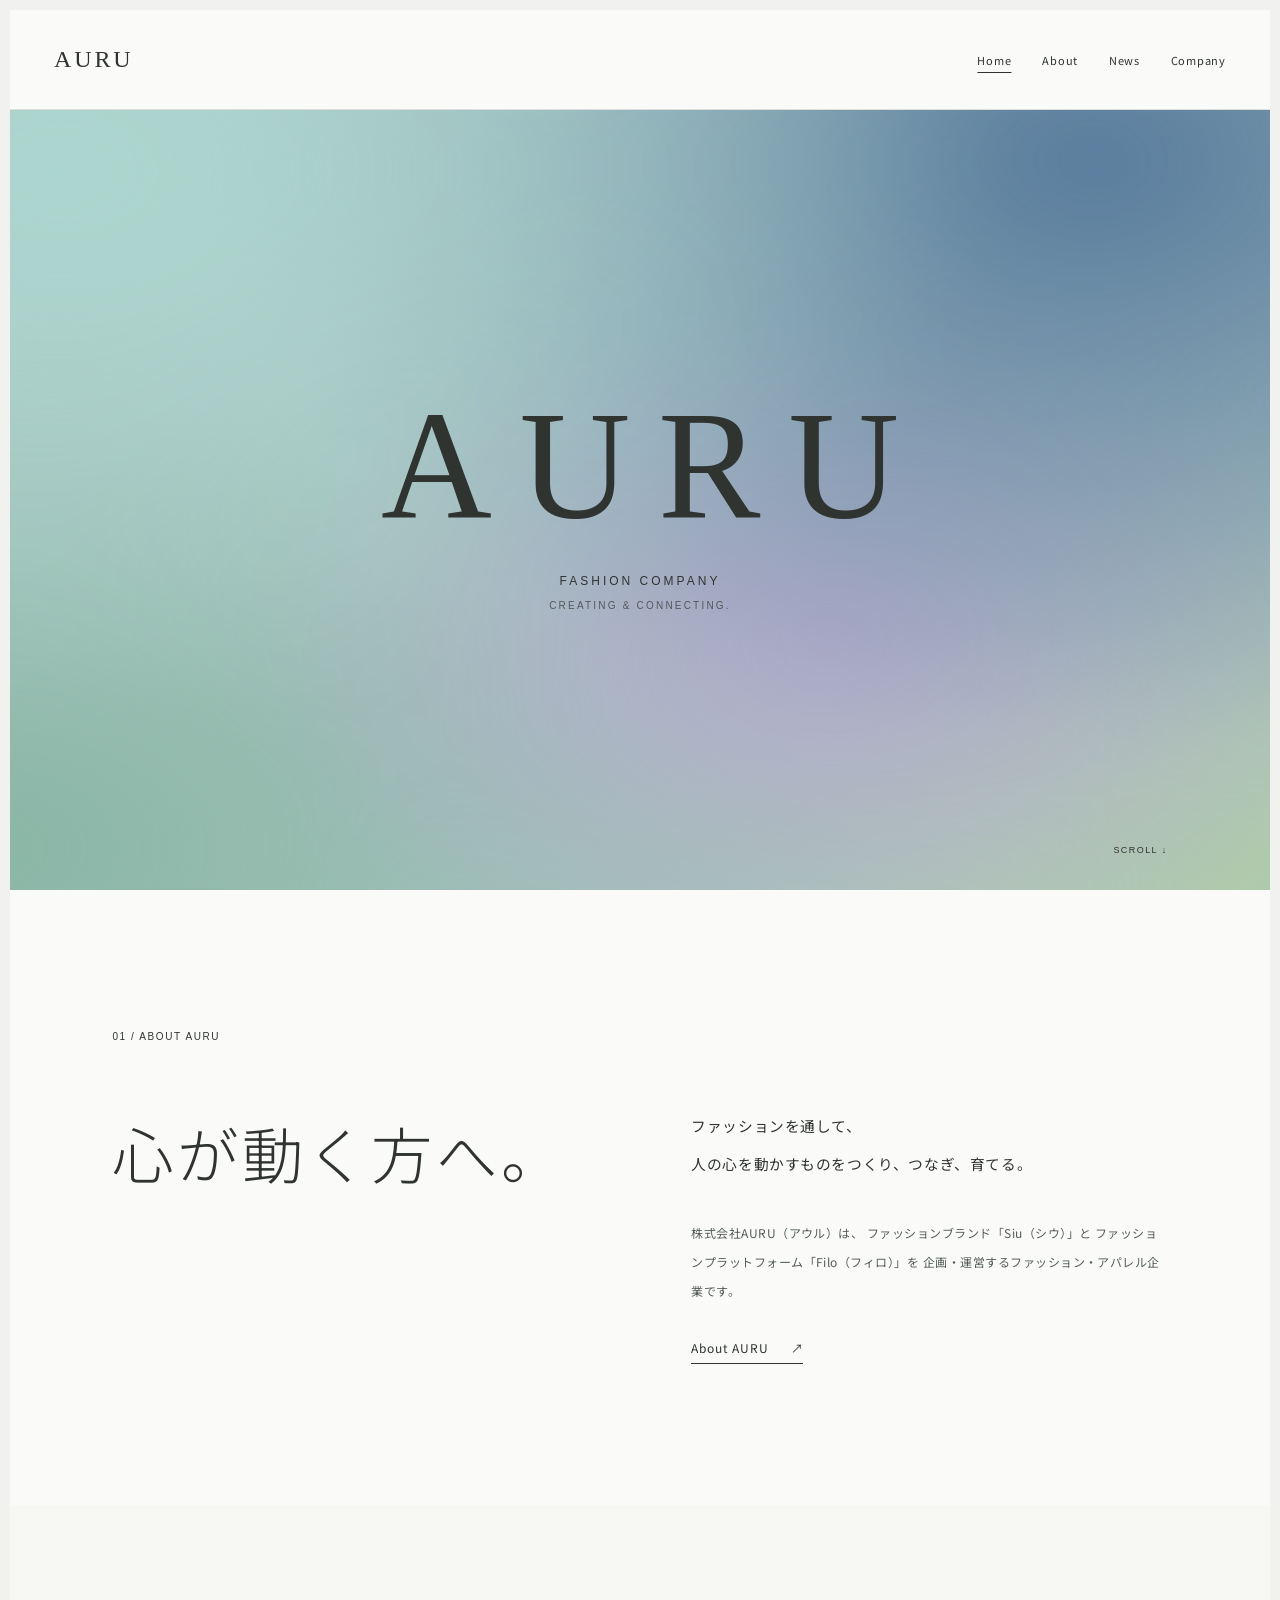
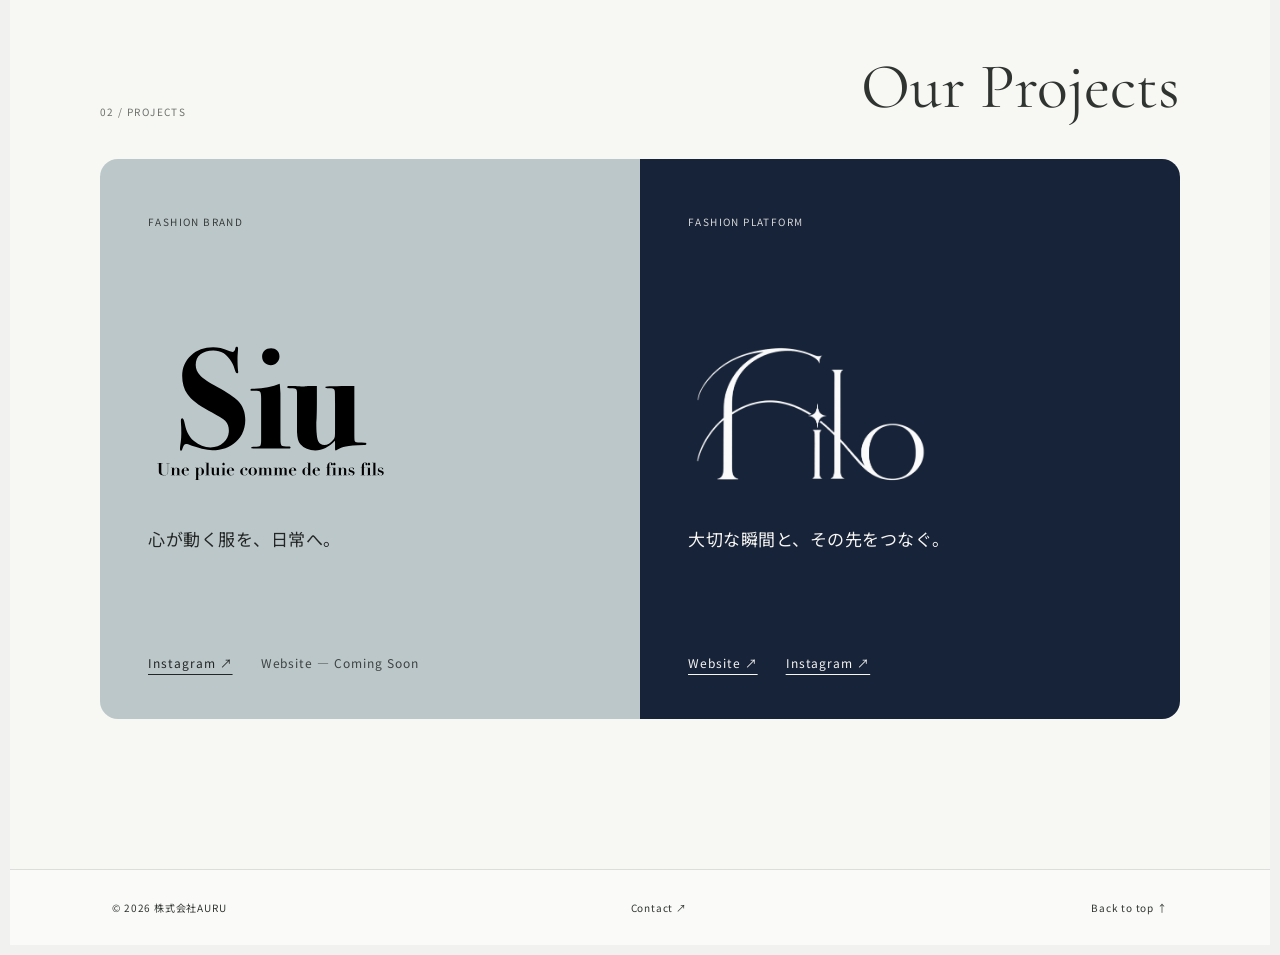
<file: index.html>
<!doctype html>
<html lang="ja">
<head>
  <meta charset="utf-8">
  <meta name="viewport" content="width=device-width, initial-scale=1">
  <meta name="theme-color" content="#fafbf9">
  <meta name="description" content="株式会社AURU（アウル）は、ブランド事業・アパレルIT事業を展開するファッション企業です。ファッションブランドSiu（シウ）、ファッションプラットフォームFilo（フィロ）の企画・運営・開発を行っています。">
  <title>株式会社AURU（アウル）｜Siu（シウ）・Filo（フィロ）を手がけるファッション企業</title>
  <link rel="canonical" href="https://auru.co.jp/">
  <link rel="icon" type="image/png" href="./assets/images/favicon.png">
  <link rel="stylesheet" href="./assets/css/common.css">
  <link rel="stylesheet" href="./assets/css/home.css">
  <script type="application/ld+json">
  {
    "@context": "https://schema.org",
    "@graph": [
      {
        "@type": "Organization",
        "@id": "https://auru.co.jp/#organization",
        "name": "株式会社AURU",
        "alternateName": ["AURU", "アウル", "AURU Inc."],
        "url": "https://auru.co.jp/",
        "foundingDate": "2026-10-01",
        "email": "info@auru.co.jp"
      },
      {
        "@type": "WebSite",
        "@id": "https://auru.co.jp/#website",
        "url": "https://auru.co.jp/",
        "name": "株式会社AURU",
        "publisher": { "@id": "https://auru.co.jp/#organization" }
      }
    ]
  }
  </script>
</head>
<body>
  <div class="site">
    <!-- 全ページ共通のナビゲーション -->
    <header class="site-header">
      <a class="brand" href="./" aria-label="AURU トップページ">AURU</a>
      <nav class="site-nav" aria-label="メインメニュー">
        <a href="./" aria-current="page">Home</a>
        <a href="./about/">About</a>
        <a href="./news/">News</a>
        <a href="./company/">Company</a>
      </nav>
    </header>

    <main>
      <!-- 01 / HERO：既存のオーロラ背景とロゴを継承 -->
      <section class="home-hero" aria-labelledby="home-title">
        <div class="home-hero__inner">
          <h1 id="home-title">AURU</h1>
          <p class="home-hero__category">FASHION COMPANY</p>
          <p class="home-hero__tagline">CREATING &amp; CONNECTING.</p>
        </div>
        <span class="home-hero__scroll" aria-hidden="true">SCROLL ↓</span>
      </section>

      <!-- 02 / ABOUT：短い紹介にとどめ、詳しい理念はABOUTへ -->
      <section class="home-section home-about" aria-labelledby="home-about-title">
        <div class="home-section__meta">01 / ABOUT AURU</div>
        <div class="home-about__grid">
          <h2 id="home-about-title">心が動く方へ。</h2>
          <div class="home-about__detail">
            <p>ファッションを通して、<br>人の心を動かすものをつくり、つなぎ、育てる。</p>
            <p class="home-about__company">
              株式会社AURU（アウル）は、
              ファッションブランド「Siu（シウ）」と
              ファッションプラットフォーム「Filo（フィロ）」を
              企画・運営するファッション・アパレル企業です。
            </p>
            <a class="home-text-link" href="./about/">About AURU <span aria-hidden="true">↗</span></a>
          </div>
        </div>
      </section>

      <!-- 03 / PROJECTS：事業の詳細説明ではなく、入口として見せる -->
      <section class="home-projects" id="projects">
        <div class="home-projects__head">
          <span class="home-projects__label">02 / Projects</span>
          <h2 class="home-projects__title">Our Projects</h2>
        </div>

        <div class="project-split">

          <!-- Siu -->
          <article class="project-panel project-panel--siu">
            <div class="project-panel__inner">
              <div class="project-panel__top">
                <span class="project-panel__eyebrow">Fashion Brand</span>
              </div>

              <div class="project-panel__main">
                <div class="project-logo-slot">
                  <img
                    src="./assets/images/Siu_logo_aligned.svg"
                    alt="Siu"
                    class="project-panel__logo project-panel__logo--siu"
                  >
                </div>

                <p class="project-panel__description">
                  心が動く服を、日常へ。
                </p>
              </div>

              <div class="project-panel__links">
                <a
                  href="https://www.instagram.com/siuatelier_/"
                  target="_blank"
                  rel="noopener noreferrer"
                  class="project-panel__link"
                >Instagram ↗</a>

                <span class="project-panel__soon">Website — Coming Soon</span>
              </div>
            </div>
          </article>

          <!-- Filo -->
          <article class="project-panel project-panel--filo">
            <div class="project-panel__inner">

              <div class="project-panel__top">
                <span class="project-panel__eyebrow">
                  Fashion Platform
                </span>
              </div>

              <div class="project-panel__main">
                <div class="project-logo-slot">
                  <img
                    src="./assets/images/Filo_logo_aligned.png"
                    alt="Filo"
                    class="project-panel__logo project-panel__logo--filo"
                  >
                </div>

                <p class="project-panel__description">
                  大切な瞬間と、その先をつなぐ。
                </p>
              </div>

              <div class="project-panel__links">
                <a
                  href="https://filo.auru.co.jp/"
                  class="project-panel__link"
                >Website ↗</a>

                <a
                  href="https://www.instagram.com/filo.offical/"
                  target="_blank"
                  rel="noopener noreferrer"
                  class="project-panel__link"
                >Instagram ↗</a>
              </div>

            </div>
          </article>


        </div>
      </section>
    </main>

    <footer class="site-footer home-footer">
      <span>© 2026 株式会社AURU</span>
      <a href="mailto:info@auru.co.jp">Contact ↗</a>
      <a href="#home-title">Back to top ↑</a>
    </footer>
  </div>
</body>
</html>
</file>
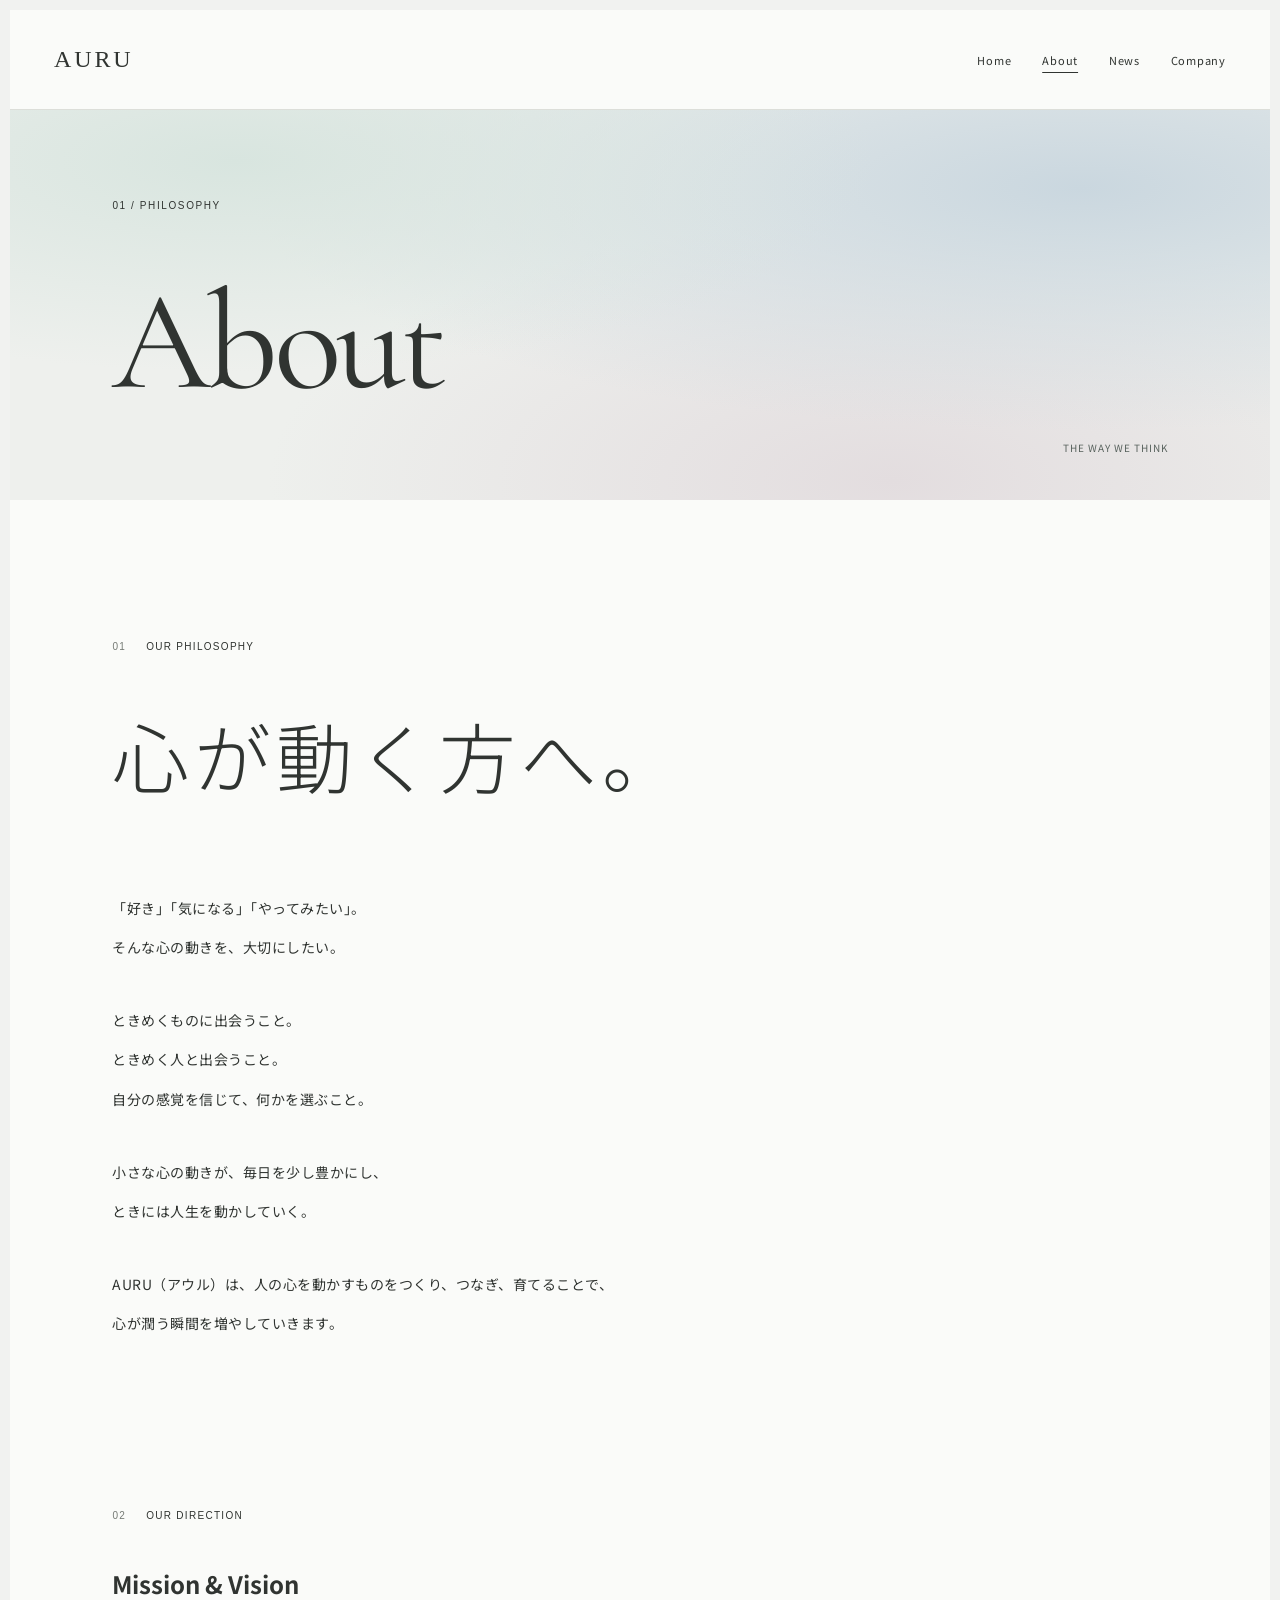
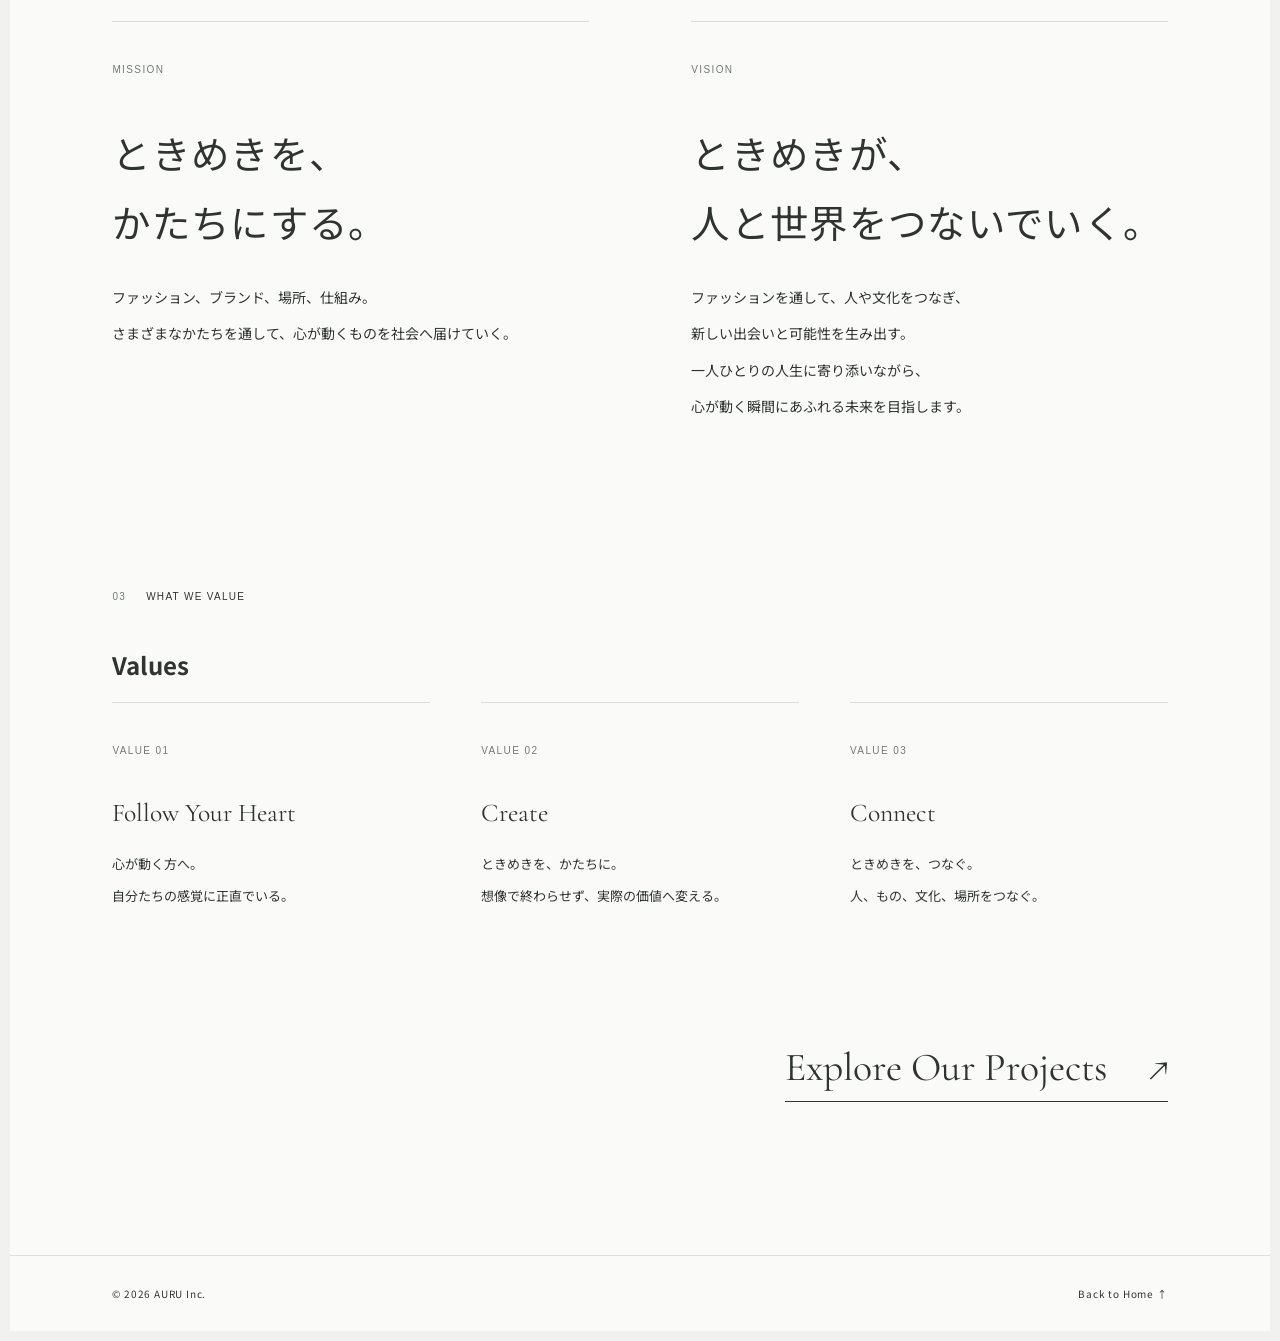
<file: about/index.html>
<!doctype html>
<html lang="ja">
<head>
  <meta charset="utf-8">
  <meta name="viewport" content="width=device-width, initial-scale=1">
  <meta name="theme-color" content="#fafbf9">
  <meta name="description" content="株式会社AURU（アウル）の理念・Mission・Vision・Valuesをご紹介します。心が動くものをつくり、つなぎ、育てることで、人や文化、可能性を結びます。">
  <title>About｜理念・Mission・Vision｜株式会社AURU（アウル）</title>
  <link rel="canonical" href="https://auru.co.jp/about/">
  <link rel="icon" type="image/png" href="../assets/images/favicon.png">
  <link rel="stylesheet" href="../assets/css/common.css">
  <link rel="stylesheet" href="../assets/css/about.css">

</head>
<body>
  <div class="site">
    <header class="site-header">
      <a class="brand" href="../" aria-label="AURU トップページ">AURU</a>
      <nav class="site-nav" aria-label="メインメニュー">
        <a href="../">Home</a>
        <a href="./" aria-current="page">About</a>
        <a href="../news/">News</a>
        <a href="../company/">Company</a>
      </nav>
    </header>

    <main>
      <section class="page-hero" aria-labelledby="about-page-title">
        <span class="eyebrow">01 / PHILOSOPHY</span>
        <h1 class="page-title" id="about-page-title">About</h1>
        <span class="hero-foot">THE WAY WE THINK</span>
      </section>

      <div class="content about-content">
        <!-- 理念：旧HOMEから移設 -->
        <section class="about-philosophy" aria-labelledby="about-statement-title">
          <div class="section-head"><span class="number">01</span><span>Our Philosophy</span></div>
          <h2 id="about-statement-title">心が動く方へ。</h2>
          <div class="about-philosophy__body">
            <p>「好き」「気になる」「やってみたい」。<br>そんな心の動きを、大切にしたい。</p>
            <p>ときめくものに出会うこと。<br>ときめく人と出会うこと。<br>自分の感覚を信じて、何かを選ぶこと。</p>
            <p>小さな心の動きが、毎日を少し豊かにし、<br>ときには人生を動かしていく。</p>
            <p>AURU（アウル）は、人の心を動かすものをつくり、つなぎ、育てることで、<br>心が潤う瞬間を増やしていきます。</p>
          </div>
        </section>

        <section class="rule-section about-directions" aria-labelledby="directions-title">
          <div class="section-head"><span class="number">02</span><span>Our Direction</span></div>
          <h2 id="directions-title">Mission &amp; Vision</h2>
          <div class="about-directions__grid">
            <article>
              <span class="about-small-label">MISSION</span>
              <h3>ときめきを、<br>かたちにする。</h3>
              <p>ファッション、ブランド、場所、仕組み。<br>さまざまなかたちを通して、心が動くものを社会へ届けていく。</p>
            </article>
            <article>
              <span class="about-small-label">VISION</span>
              <h3>ときめきが、<br>人と世界をつないでいく。</h3>
              <p>ファッションを通して、人や文化をつなぎ、<br>新しい出会いと可能性を生み出す。<br>一人ひとりの人生に寄り添いながら、<br>心が動く瞬間にあふれる未来を目指します。</p>
            </article>
          </div>
        </section>

        <section class="rule-section about-values" aria-labelledby="values-title">
          <div class="section-head"><span class="number">03</span><span>What We Value</span></div>
          <h2 id="values-title">Values</h2>
          <div class="about-values__grid">
            <article>
              <span class="about-small-label">VALUE 01</span>
              <h3>Follow Your Heart</h3>
              <p>心が動く方へ。<br>自分たちの感覚に正直でいる。</p>
            </article>
            <article>
              <span class="about-small-label">VALUE 02</span>
              <h3>Create</h3>
              <p>ときめきを、かたちに。<br>想像で終わらせず、実際の価値へ変える。</p>
            </article>
            <article>
              <span class="about-small-label">VALUE 03</span>
              <h3>Connect</h3>
              <p>ときめきを、つなぐ。<br>人、もの、文化、場所をつなぐ。</p>
            </article>
          </div>
        </section>

        <div class="about-end">
          <a href="../#projects">Explore Our Projects <span aria-hidden="true">↗</span></a>
        </div>
      </div>
    </main>

    <footer class="site-footer">
      <span>© 2026 AURU Inc.</span>
      <a href="../">Back to Home ↑</a>
    </footer>
  </div>
</body>
</html>
</file>
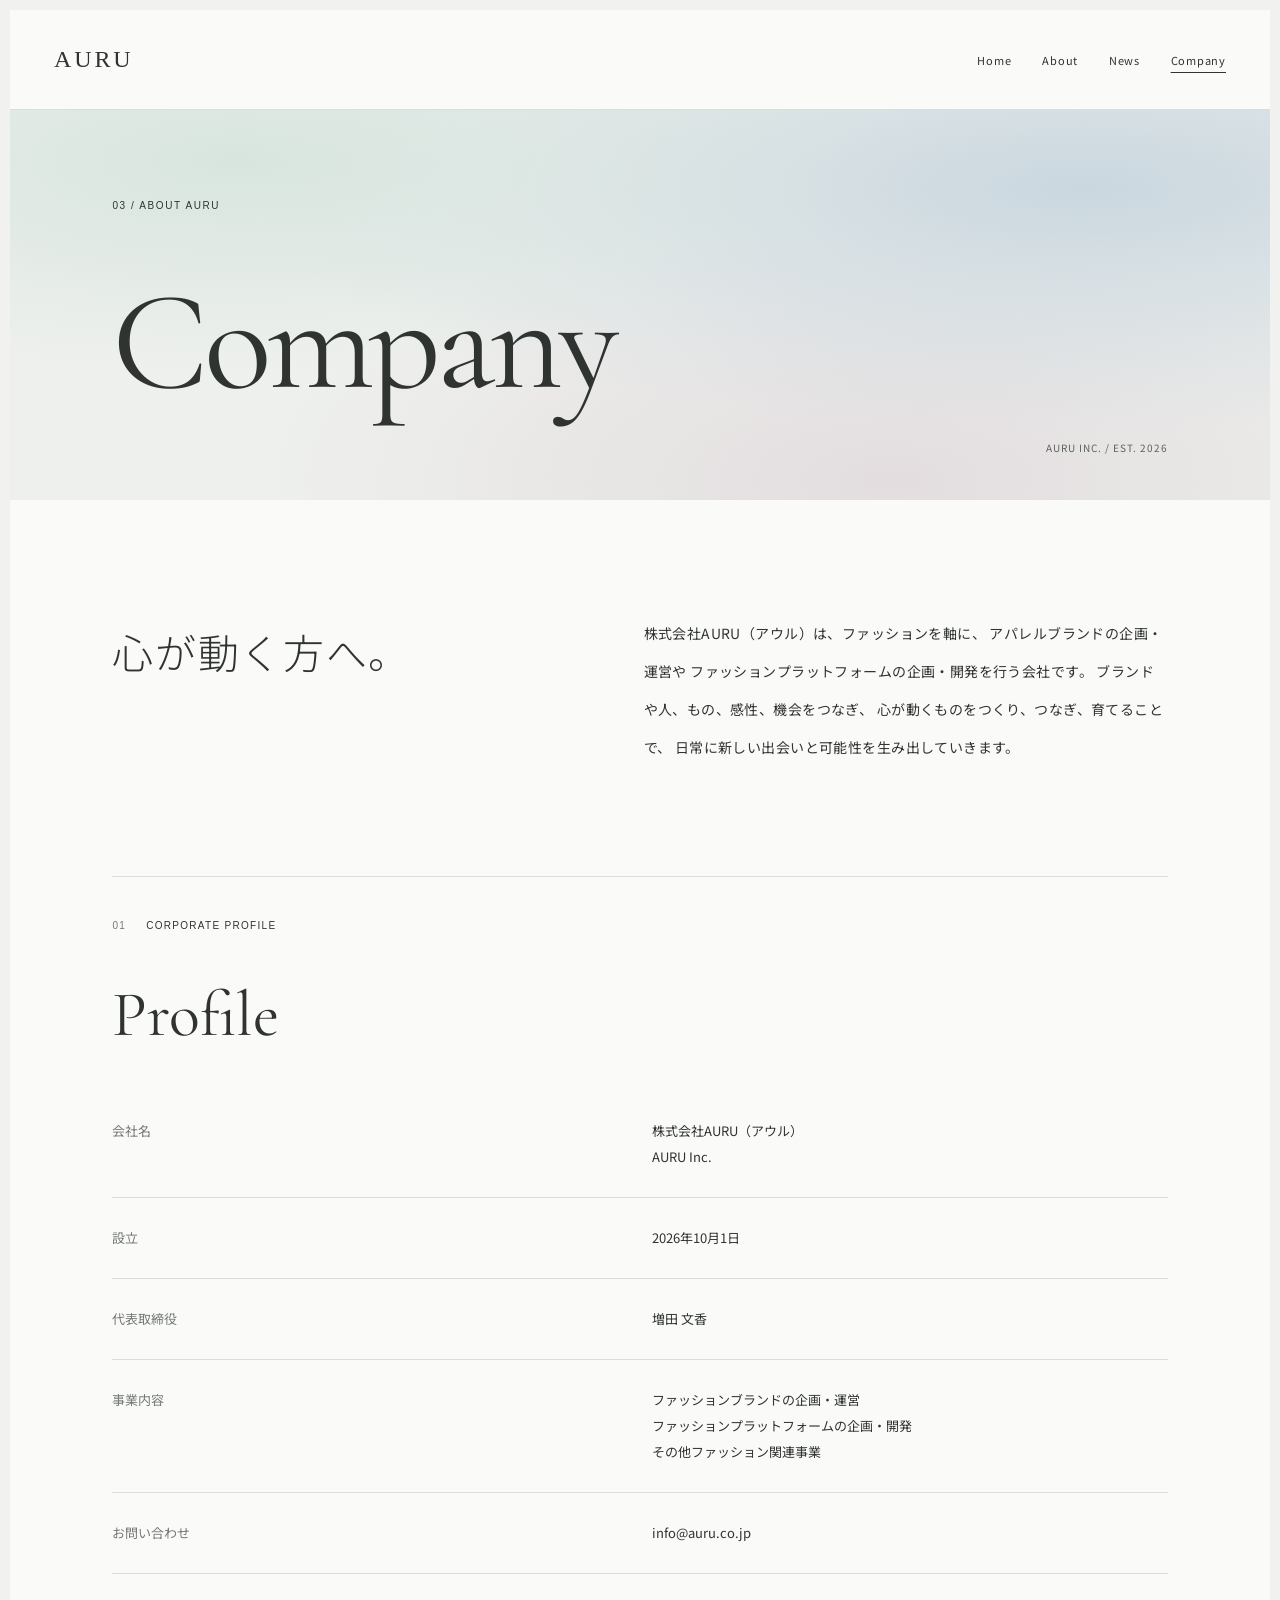
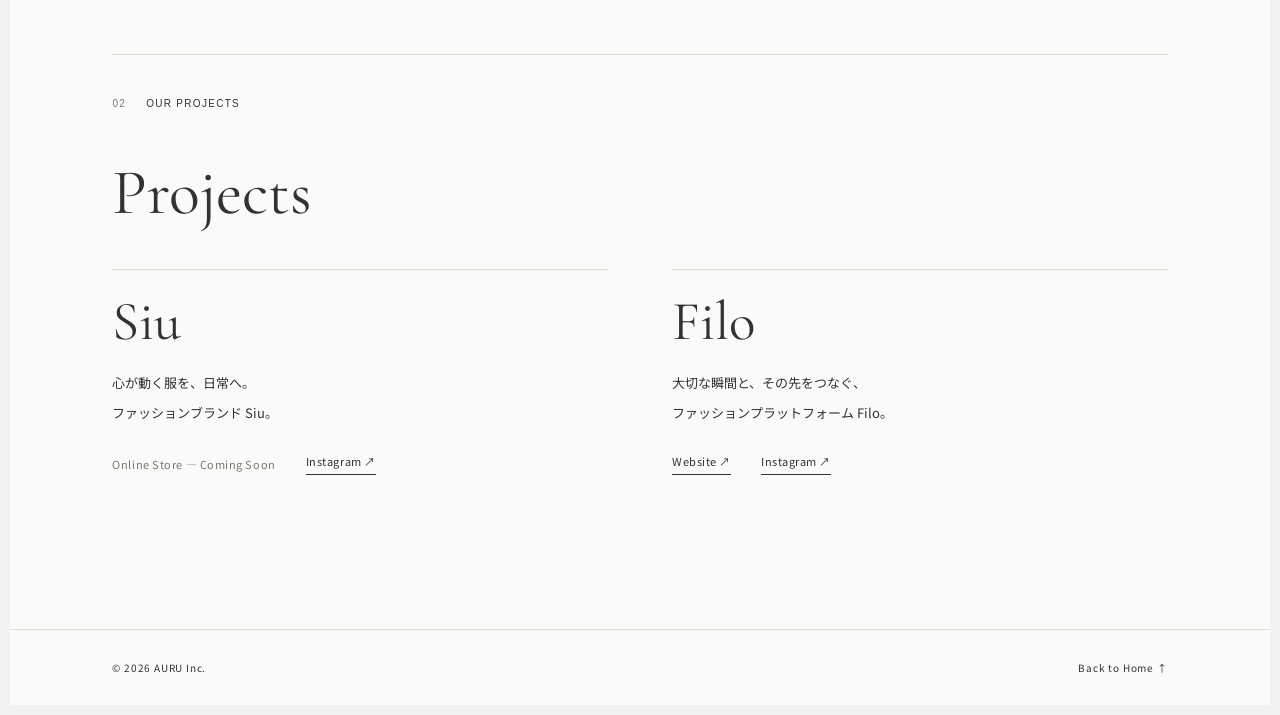
<file: company/index.html>
<!doctype html>
<html lang="ja">
<head>
  <meta charset="utf-8">
  <meta name="viewport" content="width=device-width, initial-scale=1">
  <meta name="theme-color" content="#fafbf9">
  <meta name="description" content="株式会社AURU（アウル）の会社概要。2026年10月1日設立、代表取締役・増田文香。ファッションブランドSiu、ファッションプラットフォームFiloなどの事業を紹介します。">
  <title>Company｜会社概要｜株式会社AURU（アウル）</title>
  <link rel="canonical" href="https://auru.co.jp/company/">
  <link rel="icon" type="image/png" href="../assets/images/favicon.png">
  <link rel="stylesheet" href="../assets/css/common.css">
  <link rel="stylesheet" href="../assets/css/company.css">
</head>
<body>
  <div class="site">
    <header class="site-header">
      <a class="brand" href="../index.html" aria-label="AURU トップページ">AURU</a>
      <nav class="site-nav" aria-label="メインメニュー">
        <a href="../">Home</a>
        <a href="../about/">About</a>
        <a href="../news/">News</a>
        <a href="./" aria-current="page">Company</a>
      </nav>
    </header>
    <main>
      <section class="page-hero" aria-labelledby="page-title">
        <span class="eyebrow">03 / About AURU</span>
        <h1 class="page-title" id="page-title">Company</h1>
        <span class="hero-foot">AURU INC. / EST. 2026</span>
      </section>
      <div class="content">
        <section class="intro" aria-label="会社紹介">
          <h2>心が動く方へ。</h2>
          <p>
            株式会社AURU（アウル）は、ファッションを軸に、
            アパレルブランドの企画・運営や
            ファッションプラットフォームの企画・開発を行う会社です。
            ブランドや人、もの、感性、機会をつなぎ、
            心が動くものをつくり、つなぎ、育てることで、
            日常に新しい出会いと可能性を生み出していきます。
          </p>
        </section>
        <section class="rule-section" aria-labelledby="profile-title">
          <div class="section-head"><span class="number">01</span><span>Corporate Profile</span></div>
          <h2 id="profile-title">Profile</h2>
          <dl class="data-table">
            <div><dt>会社名</dt><dd>株式会社AURU（アウル）<br>AURU Inc.</dd></div>
            <div><dt>設立</dt><dd>2026年10月1日</dd></div>
            <div><dt>代表取締役</dt><dd>増田 文香</dd></div>
            <div><dt>事業内容</dt><dd>ファッションブランドの企画・運営<br>ファッションプラットフォームの企画・開発<br>その他ファッション関連事業</dd></div>
            <div><dt>お問い合わせ</dt><dd><a href="mailto:info@auru.co.jp">info@auru.co.jp</a></dd></div>
          </dl>
        </section>
        <section class="rule-section" aria-labelledby="projects-title">
          <div class="section-head"><span class="number">02</span><span>Our Projects</span></div>
          <h2 id="projects-title">Projects</h2>
          
<div class="projects">

  <!-- Siu -->
  <article class="project">
    <h3>Siu</h3>

    <p>
      心が動く服を、日常へ。<br>
      ファッションブランド Siu。
    </p>

    <div class="project-links">
      <span class="coming-soon">
        Online Store — Coming Soon
      </span>

      <a
        href="https://www.instagram.com/siuatelier_/"
        target="_blank"
        rel="noopener noreferrer"
      >Instagram ↗</a>
    </div>
      </article>

      <!-- Filo -->
      <article class="project">
        <h3>Filo</h3>

        <p>
          大切な瞬間と、その先をつなぐ、<br>
          ファッションプラットフォーム Filo。
        </p>

        <div class="project-links">
          <a href="https://filo.auru.co.jp/">
            Website ↗
          </a>

          <a
            href="https://www.instagram.com/filo.offical/"
            target="_blank"
            rel="noopener noreferrer"
          >Instagram ↗</a>
        </div>
      </article>

    </div>

        </section>
      </div>
    </main>
    <footer class="site-footer">
      <span>© 2026 AURU Inc.</span>
      <a href="../index.html">Back to Home ↑</a>
    </footer>
  </div>
</body>
</html>
</file>
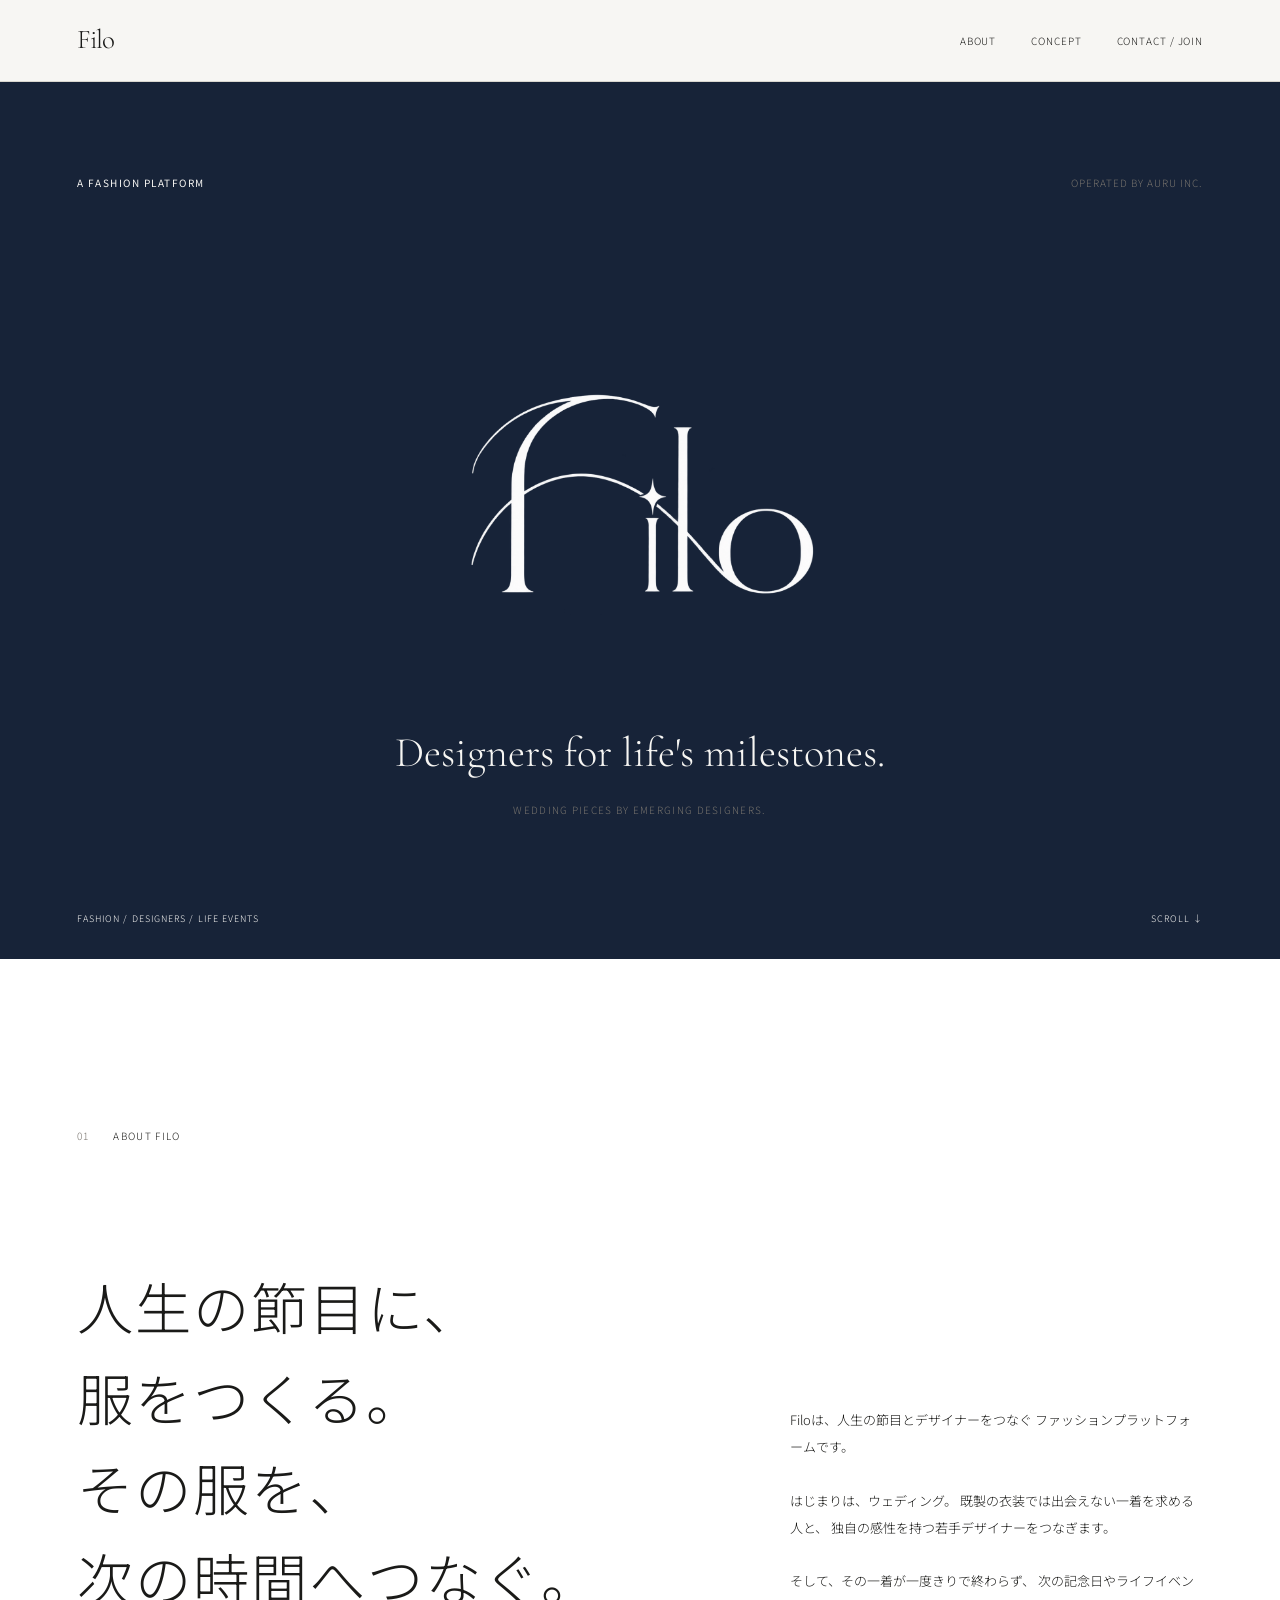
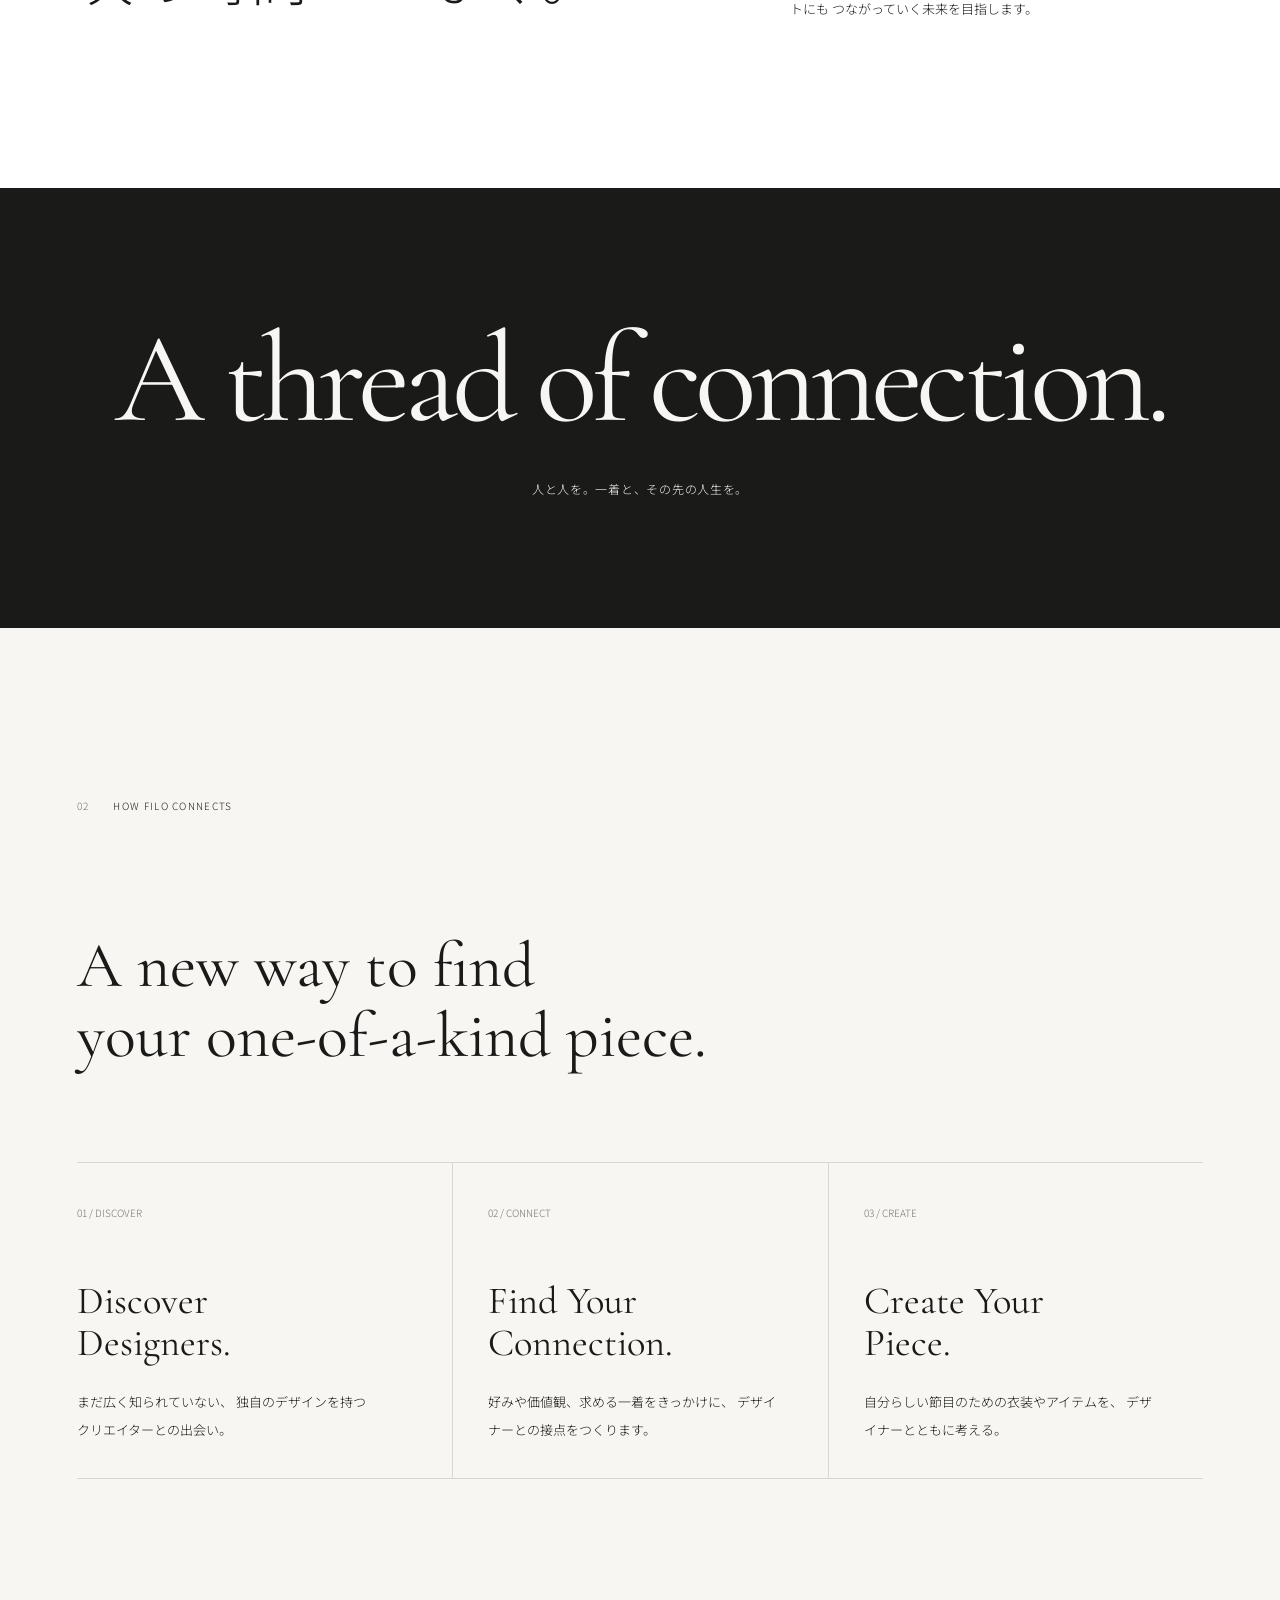
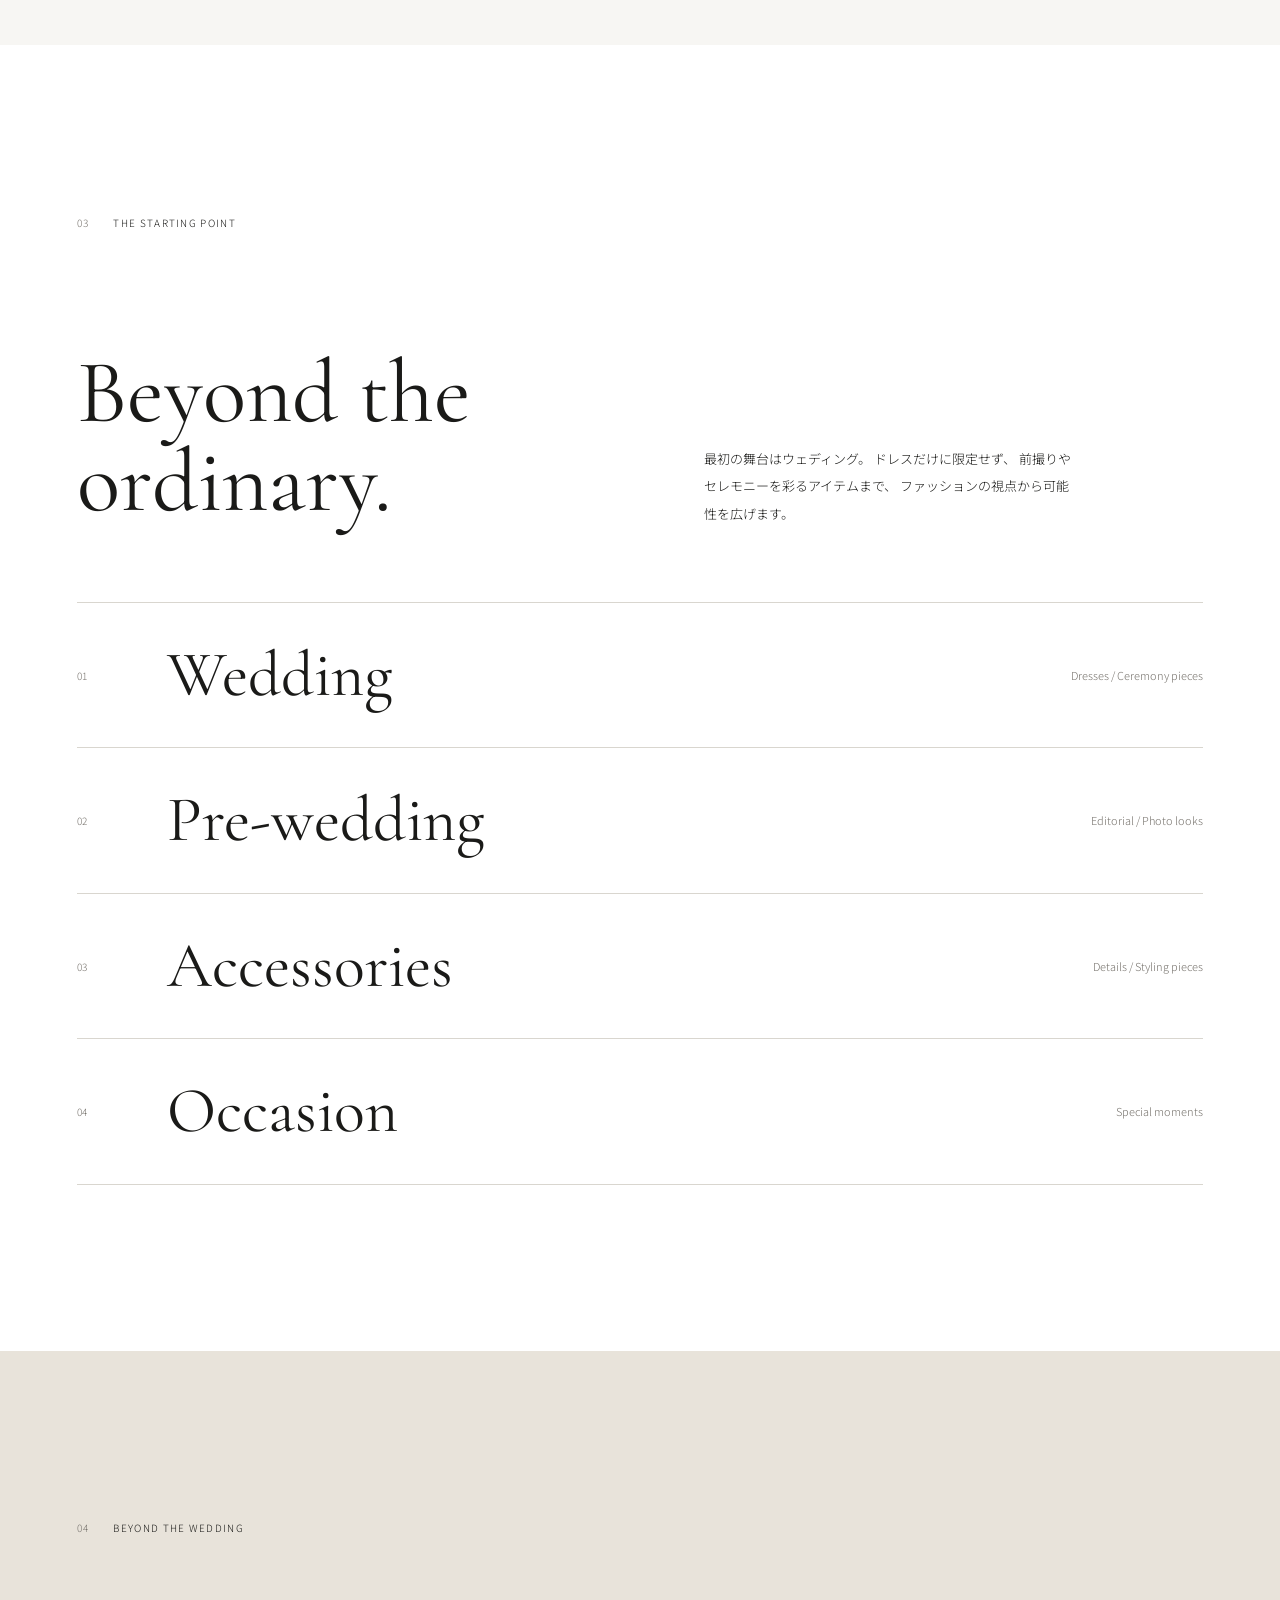
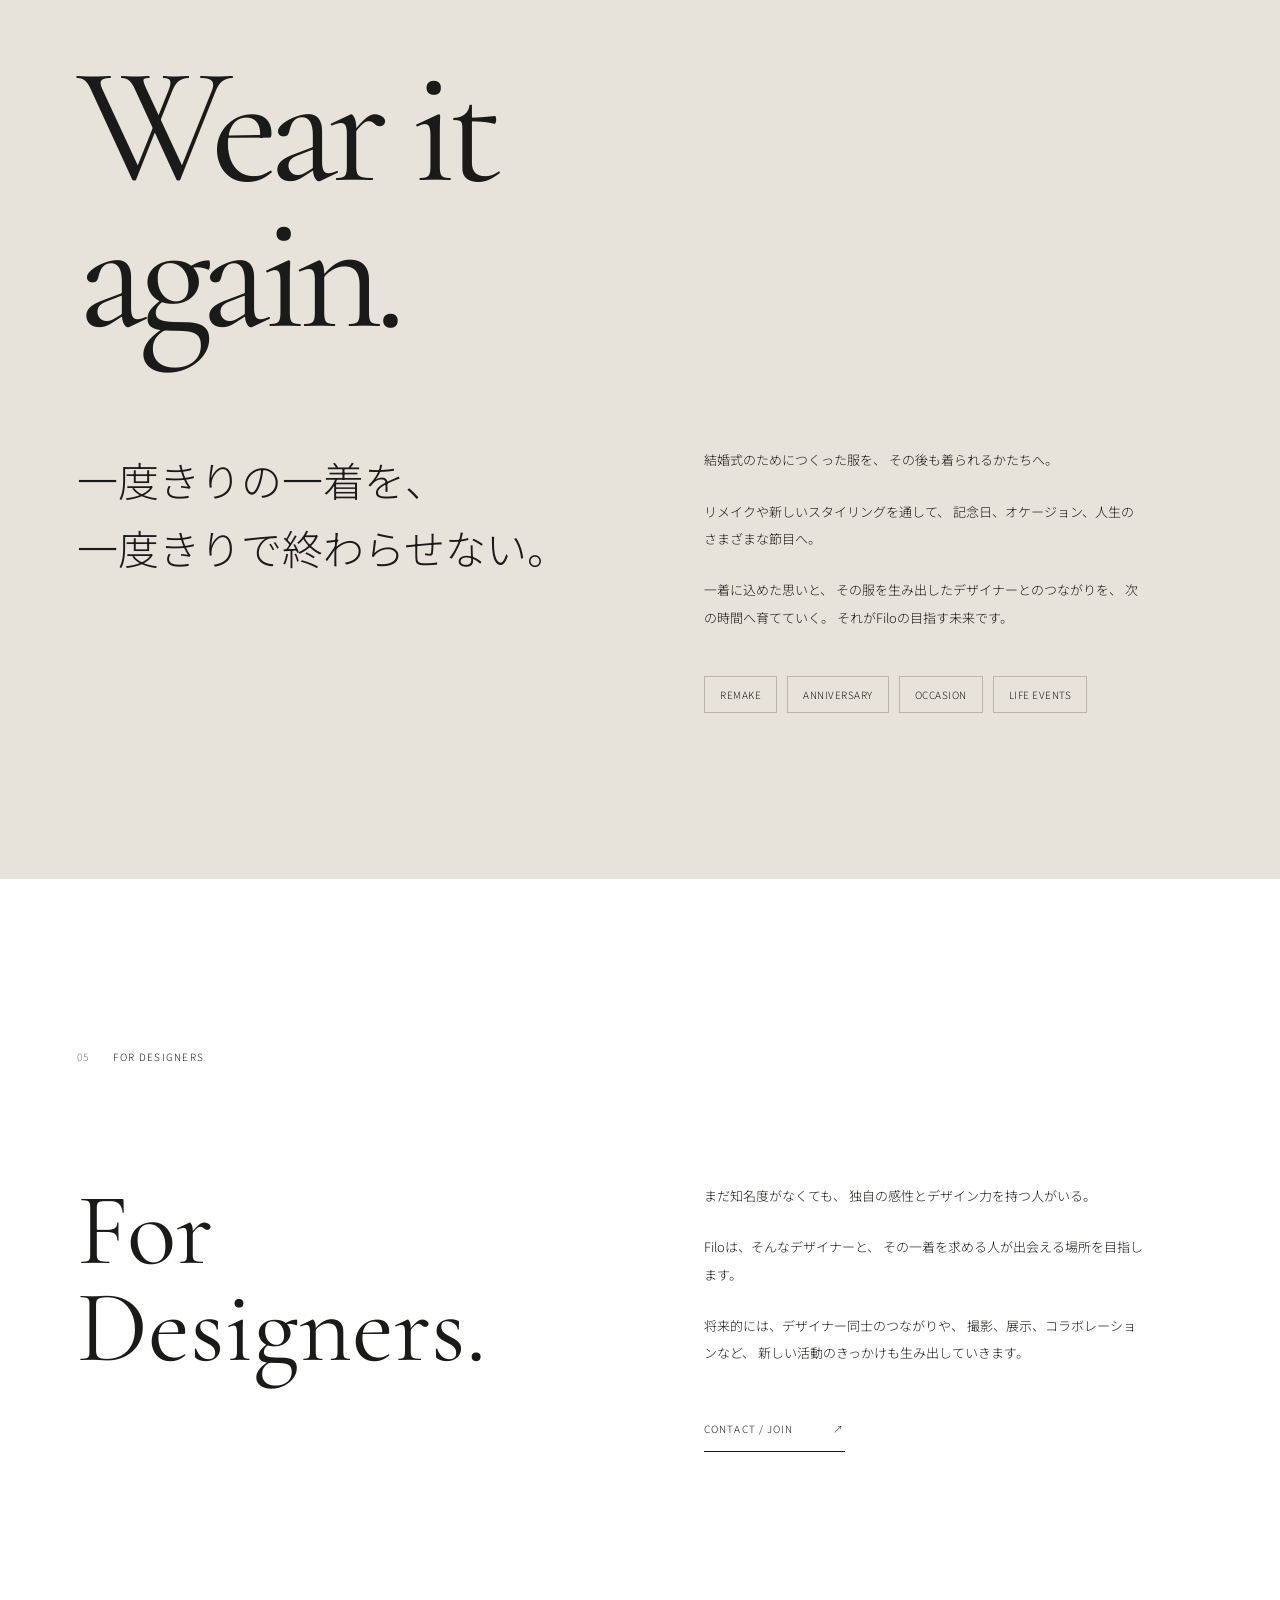
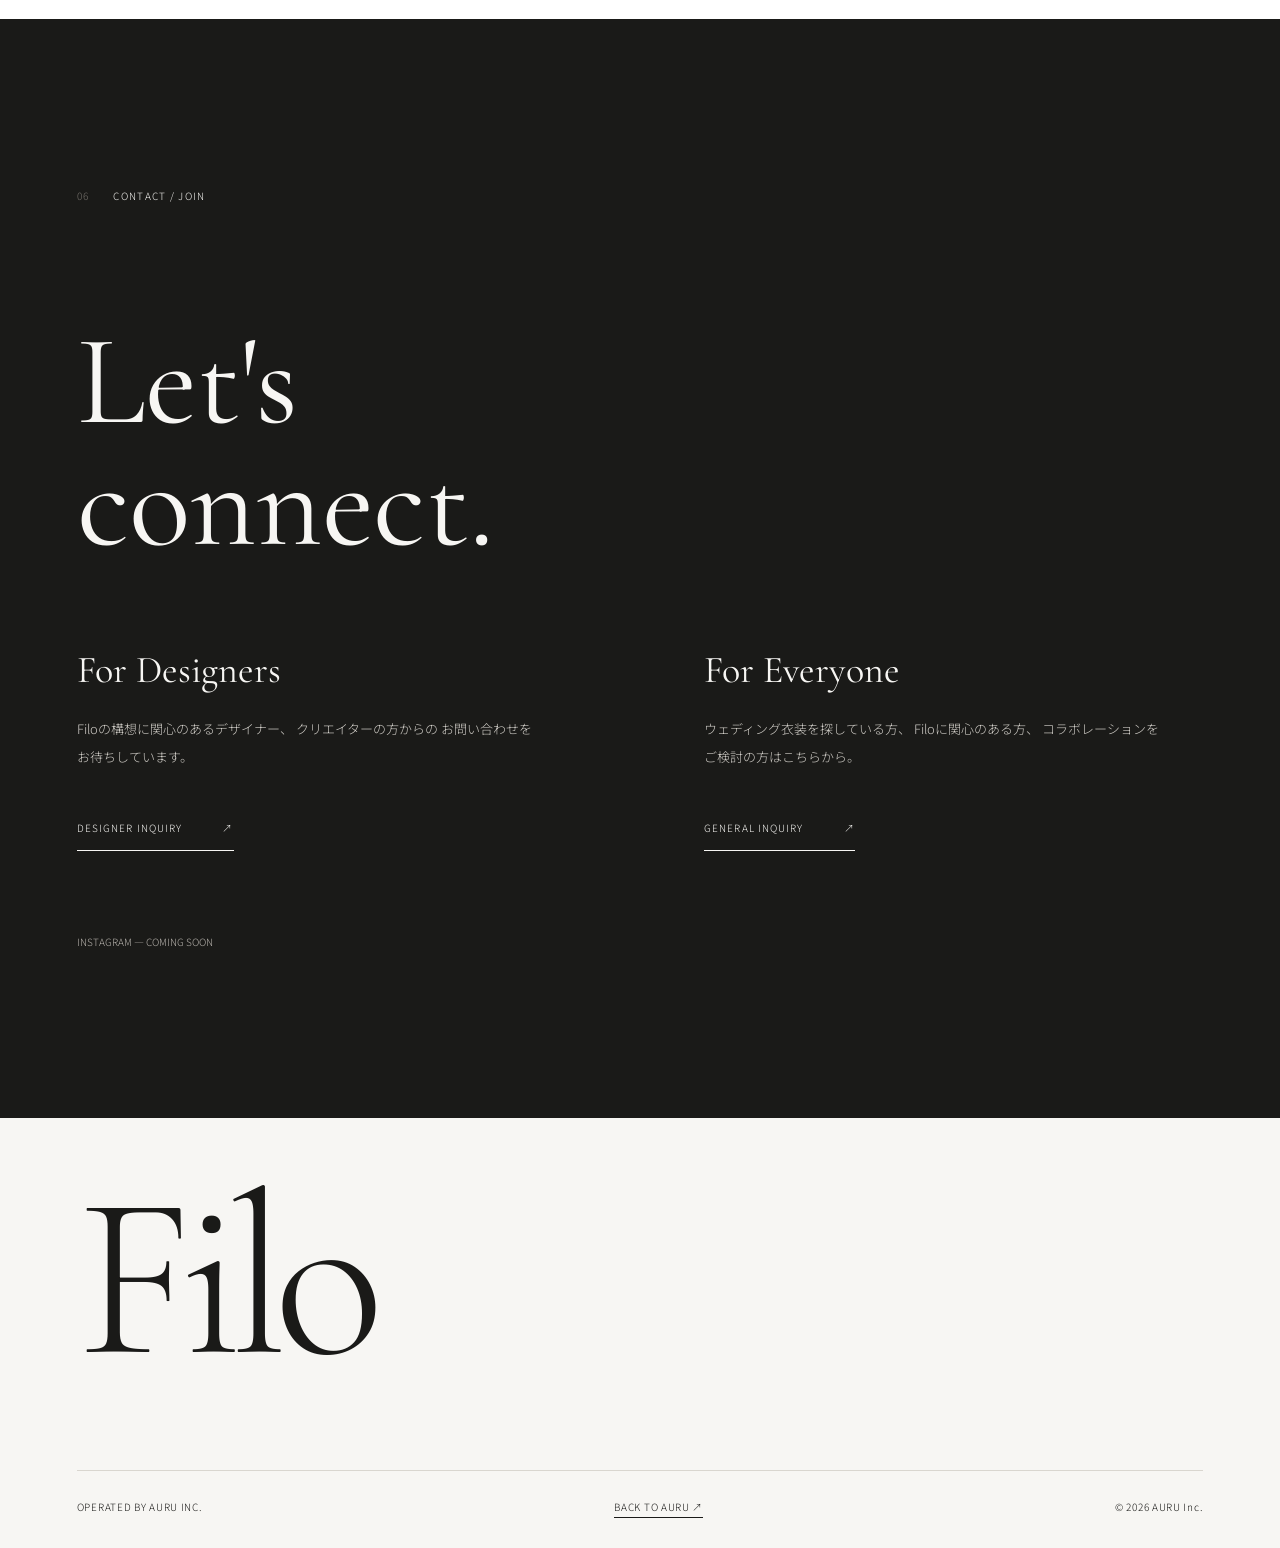
<file: filo/index.html>
<!doctype html>
<html lang="ja">

<head>
  <meta charset="utf-8">
  <meta name="viewport" content="width=device-width, initial-scale=1">
  <meta name="theme-color" content="#f7f6f3">
  <meta name="description" content="Filoは、人生の節目とデザイナーをつなぐファッションプラットフォーム。ウェディングから、その先の一着へ。">

  <title>Filo（フィロ）｜ウェディングから広がるファッションプラットフォーム</title>

  <!-- SEO：正規URL -->
  <link rel="canonical" href="https://filo.auru.co.jp/">

  <!-- Google Fonts -->
  <link rel="preconnect" href="https://fonts.googleapis.com">
  <link rel="preconnect" href="https://fonts.gstatic.com" crossorigin>
  <link href="https://fonts.googleapis.com/css2?family=Cormorant+Garamond:wght@400;500&family=Noto+Sans+JP:wght@300;400;500&display=swap" rel="stylesheet">

  <style>

    :root {
      --ink: #1a1a18;
      --taupe: #b7a78e;
      --paper: #f7f6f3;
      --white: #fff;
      --line: #d9d6cf;
      --muted: #77736d;
      --serif: "Cormorant Garamond", Georgia, serif;
      --sans: "Noto Sans JP", sans-serif;
      --side: clamp(24px, 6vw, 100px);
    }

    * { box-sizing: border-box; }
    html { scroll-behavior: smooth; }
    body {
      margin: 0;
      color: var(--ink);
      background: var(--paper);
      font-family: var(--sans);
      font-size: 13px;
      font-weight: 300;
      line-height: 2.1;
      -webkit-font-smoothing: antialiased;
    }
    a { color: inherit; text-decoration: none; }
    button { font: inherit; cursor: pointer; }
    img { max-width: 100%; display: block; }
    h1, h2, h3, p { margin: 0; }
    h1, h2, h3 { font-weight: 400; }
    a:focus-visible, button:focus-visible {
      outline: 2px solid var(--taupe);
      outline-offset: 5px;
    }
    ::selection { background: #ddd1bd; }

    /* HEADER */
    .header {
      height: 82px;
      padding: 0 var(--side);
      display: flex;
      align-items: center;
      justify-content: space-between;
      border-bottom: 1px solid var(--line);
      background: var(--paper);
    }
    .header__brand {
      font-family: var(--serif);
      font-size: 27px;
      letter-spacing: -.03em;
    }
    .header__nav {
      display: flex;
      align-items: center;
      gap: 35px;
    }
    .header__nav a {
      font-size: 10px;
      letter-spacing: .09em;
      transition: opacity .3s;
    }
    .header__nav a:hover { opacity: .5; }

    /* COMMON */
    .eyebrow {
      font-size: 10px;
      letter-spacing: .15em;
      text-transform: uppercase;
      font-weight: 400;
    }
    .section {
      padding: clamp(110px, 13vw, 190px) var(--side);
    }
    .section__head {
      display: flex;
      align-items: center;
      gap: 24px;
      margin-bottom: clamp(65px, 9vw, 120px);
      font-size: 10px;
      letter-spacing: .13em;
    }
    .section__head span:first-child { color: var(--muted); }
    .serif { font-family: var(--serif); font-weight: 400; }
    .text-link {
      display: inline-flex;
      align-items: center;
      justify-content: space-between;
      gap: 40px;
      padding: 12px 0;
      border-bottom: 1px solid currentColor;
      font-size: 10px;
      letter-spacing: .11em;
      transition: opacity .3s;
    }
    .text-link:hover { opacity: .5; }

    /* HERO */
    .hero {
      min-height: min(850px, 90svh);
      display: flex;
      flex-direction: column;
      justify-content: space-between;
      padding: clamp(55px, 7vw, 105px) var(--side) 30px;
      background: var(--paper);
    }
    .hero__top {
      display: flex;
      justify-content: space-between;
      gap: 20px;
    }
    .hero__top p:last-child {
      color: var(--muted);
      font-size: 10px;
      letter-spacing: .1em;
      text-align: right;
    }
    .hero__center {
      width: 100%;
      max-width: 900px;
      margin: 90px auto;
      text-align: center;
    }
    .hero__logo {
      width: min(70vw, 570px);
      margin: 0 auto;
    }
    .hero__logo img {
      width: 100%;
      height: auto;
    }
    .hero__line {
      margin-top: 35px;
      font-family: var(--serif);
      font-size: clamp(26px, 3.3vw, 49px);
      line-height: 1.25;
    }
    .hero__descriptor {
      margin-top: 19px;
      font-size: 10px;
      letter-spacing: .13em;
      color: var(--muted);
    }
    .hero__bottom {
      display: flex;
      justify-content: space-between;
      gap: 20px;
      font-size: 9px;
      letter-spacing: .12em;
    }

    /* ABOUT */
    .about {
      background: var(--white);
    }
    .about__grid {
      display: grid;
      grid-template-columns: 1.15fr .85fr;
      gap: 12vw;
    }
    .about h2 {
      font-size: clamp(34px, 4.4vw, 67px);
      line-height: 1.6;
      letter-spacing: .035em;
      font-weight: 300;
    }
    .about__copy {
      align-self: end;
      max-width: 440px;
    }
    .about__copy p + p { margin-top: 26px; }

    /* STATEMENT */
    .statement {
      min-height: 440px;
      padding: 120px var(--side);
      background: var(--ink);
      color: var(--paper);
      display: flex;
      flex-direction: column;
      align-items: center;
      justify-content: center;
      text-align: center;
    }
    .statement h2 {
      font-size: clamp(62px, 10vw, 155px);
      line-height: 1;
      letter-spacing: -.045em;
    }
    .statement p {
      margin-top: 32px;
      font-size: 12px;
      letter-spacing: .06em;
    }

    /* HOW */
    .how {
      background: var(--paper);
    }
    .how__heading {
      max-width: 820px;
      font-size: clamp(35px, 5vw, 75px);
      line-height: 1.1;
      margin-bottom: 90px;
    }
    .how__steps {
      display: grid;
      grid-template-columns: repeat(3, 1fr);
      border-top: 1px solid var(--line);
    }
    .step {
      min-height: 290px;
      padding: 35px 35px 35px 0;
      border-bottom: 1px solid var(--line);
    }
    .step + .step { padding-left: 35px; border-left: 1px solid var(--line); }
    .step__num {
      color: var(--muted);
      font-size: 10px;
    }
    .step h3 {
      margin-top: 55px;
      font-family: var(--serif);
      font-size: clamp(32px, 3vw, 46px);
      line-height: 1.1;
    }
    .step p { margin-top: 24px; max-width: 290px; }

    /* CATEGORIES */
    .categories { background: var(--white); }
    .categories__intro {
      display: grid;
      grid-template-columns: 1fr 1fr;
      gap: 10vw;
      margin-bottom: 75px;
    }
    .categories__intro h2 {
      font-size: clamp(55px, 7vw, 105px);
      line-height: 1;
    }
    .categories__intro p {
      align-self: end;
      max-width: 370px;
    }
    .category {
      display: grid;
      grid-template-columns: 70px 1fr auto;
      align-items: center;
      gap: 20px;
      padding: 37px 0;
      border-top: 1px solid var(--line);
    }
    .category:last-child { border-bottom: 1px solid var(--line); }
    .category__num {
      color: var(--muted);
      font-size: 10px;
    }
    .category h3 {
      font-size: clamp(36px, 5vw, 76px);
      line-height: 1.1;
    }
    .category__sub {
      color: var(--muted);
      font-size: 11px;
      text-align: right;
    }

    /* WEAR AGAIN */
    .again {
      background: #e8e3da;
    }
    .again__title {
      font-size: clamp(80px, 13vw, 195px);
      line-height: .88;
      letter-spacing: -.055em;
    }
    .again__grid {
      display: grid;
      grid-template-columns: 1fr 1fr;
      gap: 10vw;
      margin-top: 100px;
    }
    .again__grid h3 {
      font-size: clamp(28px, 3.2vw, 48px);
      line-height: 1.65;
      font-weight: 300;
    }
    .again__copy {
      max-width: 440px;
      align-self: end;
    }
    .again__copy p + p { margin-top: 24px; }
    .again__tags {
      display: flex;
      flex-wrap: wrap;
      gap: 10px;
      margin-top: 45px;
    }
    .again__tags span {
      border: 1px solid #bcb5a9;
      padding: 7px 15px;
      font-size: 10px;
      letter-spacing: .05em;
    }

    /* DESIGNERS */
    .designers { background: var(--white); }
    .designers__grid {
      display: grid;
      grid-template-columns: 1fr 1fr;
      gap: 10vw;
    }
    .designers h2 {
      font-size: clamp(62px, 8vw, 120px);
      line-height: .95;
    }
    .designers__copy {
      align-self: end;
      max-width: 440px;
    }
    .designers__copy p + p { margin-top: 24px; }
    .designers__copy .text-link { margin-top: 40px; }

    /* JOIN */
    .join {
      background: var(--ink);
      color: var(--paper);
    }
    .join__heading {
      font-size: clamp(65px, 10vw, 150px);
      line-height: .95;
    }
    .join__grid {
      display: grid;
      grid-template-columns: 1fr 1fr;
      gap: 10vw;
      margin-top: 85px;
    }
    .join__grid > div { max-width: 460px; }
    .join__grid h3 {
      font-family: var(--serif);
      font-size: 38px;
      line-height: 1.1;
      margin-bottom: 24px;
    }
    .join__grid p { color: #d0cdc7; }
    .join__grid .text-link { margin-top: 35px; }
    .join__note {
      margin-top: 80px;
      color: #b7b3ad;
      font-size: 10px;
    }

    /* FOOTER */
    .footer {
      padding: 80px var(--side) 30px;
      background: var(--paper);
    }
    .footer__brand {
      font-family: var(--serif);
      font-size: clamp(100px, 18vw, 260px);
      line-height: .7;
      letter-spacing: -.06em;
    }
    .footer__bottom {
      display: flex;
      justify-content: space-between;
      gap: 30px;
      border-top: 1px solid var(--line);
      margin-top: 110px;
      padding-top: 25px;
      font-size: 10px;
      letter-spacing: .07em;
    }
    .footer__bottom a { border-bottom: 1px solid currentColor; }

    /* ANIMATION */
    .reveal {
      opacity: 0;
      transform: translateY(20px);
      transition: opacity .9s ease, transform .9s ease;
    }
    .reveal.is-visible {
      opacity: 1;
      transform: translateY(0);
    }

    /* MOBILE */
    @media (max-width: 760px) {
      .header { height: 70px; }
      .header__nav { gap: 18px; }
      .header__nav a { font-size: 9px; }
      .header__nav a:nth-child(2) { display: none; }

      .hero { min-height: 78svh; }
      .hero__center { margin: 100px auto; }
      .hero__logo { width: 90%; }
      .hero__top p:last-child { max-width: 150px; }

      .about__grid,
      .categories__intro,
      .again__grid,
      .designers__grid,
      .join__grid {
        grid-template-columns: 1fr;
        gap: 55px;
      }
      .about h2 { font-size: clamp(29px, 7vw, 42px); }
      .how__heading { margin-bottom: 55px; }
      .how__steps { grid-template-columns: 1fr; }
      .step {
        min-height: 0;
        padding: 28px 0 38px;
      }
      .step + .step {
        padding-left: 0;
        border-left: none;
      }
      .step h3 { margin-top: 30px; }
      .category {
        grid-template-columns: 35px 1fr;
        padding: 30px 0;
      }
      .category__sub {
        grid-column: 2;
        text-align: left;
      }
      .again__grid { margin-top: 75px; }
      .again__tags { margin-top: 35px; }
      .join__grid { margin-top: 65px; }
      .footer__bottom { flex-direction: column; gap: 12px; }
    }

    @media (prefers-reduced-motion: reduce) {
      html { scroll-behavior: auto; }
      .reveal {
        opacity: 1;
        transform: none;
        transition: none;
      }
    }

/* Filo — New Navy Hero */

  .hero {
    background: #172338;
    color: #f7f6f3;
  }

  .hero__logo img {
    display: block;
    width: clamp(240px, 32vw, 430px);
    max-width: 80vw;
    height: auto;
    margin-inline: auto;
    object-fit: contain;
  }

  </style>
</head>

<body>

  <header class="header">
    <a class="header__brand" href="#top" aria-label="Filo トップ">Filo</a>
    <nav class="header__nav" aria-label="メインナビゲーション">
      <a href="#about">ABOUT</a>
      <a href="#concept">CONCEPT</a>
      <a href="#join">CONTACT / JOIN</a>
    </nav>
  </header>

  <main id="top">

    <!-- 01 HERO -->
    <section class="hero">
      <div class="hero__top">
        <span class="eyebrow">A FASHION PLATFORM</span>
        <p>OPERATED BY AURU INC.</p>
      </div>

      <div class="hero__center">
        <h1 class="hero__logo">
          <img src="./Filo_logo_main.png" alt="Filo">
        </h1>
        <p class="hero__line">Designers for life's milestones.</p>
        <p class="hero__descriptor">WEDDING PIECES BY EMERGING DESIGNERS.</p>
      </div>

      <div class="hero__bottom">
        <span>FASHION / DESIGNERS / LIFE EVENTS</span>
        <span>SCROLL ↓</span>
      </div>
    </section>

    <!-- 02 ABOUT -->
    <section class="section about" id="about">
      <div class="section__head reveal">
        <span>01</span><span>ABOUT FILO</span>
      </div>

      <div class="about__grid">
        <h2 class="reveal">
          人生の節目に、<br>
          服をつくる。<br>
          その服を、<br>
          次の時間へつなぐ。
        </h2>

        <div class="about__copy reveal">
          <p>
            Filoは、人生の節目とデザイナーをつなぐ
            ファッションプラットフォームです。
          </p>
          <p>
            はじまりは、ウェディング。
            既製の衣装では出会えない一着を求める人と、
            独自の感性を持つ若手デザイナーをつなぎます。
          </p>
          <p>
            そして、その一着が一度きりで終わらず、
            次の記念日やライフイベントにも
            つながっていく未来を目指します。
          </p>
        </div>
      </div>
    </section>

    <!-- 03 CONCEPT -->
    <section class="statement" id="concept">
      <h2 class="serif reveal">A thread of connection.</h2>
      <p class="reveal">
        人と人を。一着と、その先の人生を。
      </p>
    </section>

    <!-- 04 HOW IT WORKS -->
    <section class="section how" id="how">
      <div class="section__head reveal">
        <span>02</span><span>HOW FILO CONNECTS</span>
      </div>

      <h2 class="serif how__heading reveal">
        A new way to find<br>
        your one-of-a-kind piece.
      </h2>

      <div class="how__steps">
        <article class="step reveal">
          <span class="step__num">01 / DISCOVER</span>
          <h3>Discover<br>Designers.</h3>
          <p>
            まだ広く知られていない、
            独自のデザインを持つクリエイターとの出会い。
          </p>
        </article>

        <article class="step reveal">
          <span class="step__num">02 / CONNECT</span>
          <h3>Find Your<br>Connection.</h3>
          <p>
            好みや価値観、求める一着をきっかけに、
            デザイナーとの接点をつくります。
          </p>
        </article>

        <article class="step reveal">
          <span class="step__num">03 / CREATE</span>
          <h3>Create Your<br>Piece.</h3>
          <p>
            自分らしい節目のための衣装やアイテムを、
            デザイナーとともに考える。
          </p>
        </article>
      </div>
    </section>

    <!-- 05 CATEGORIES -->
    <section class="section categories">
      <div class="section__head reveal">
        <span>03</span><span>THE STARTING POINT</span>
      </div>

      <div class="categories__intro">
        <h2 class="serif reveal">Beyond the<br>ordinary.</h2>
        <p class="reveal">
          最初の舞台はウェディング。
          ドレスだけに限定せず、
          前撮りやセレモニーを彩るアイテムまで、
          ファッションの視点から可能性を広げます。
        </p>
      </div>

      <div class="category reveal">
        <span class="category__num">01</span>
        <h3 class="serif">Wedding</h3>
        <span class="category__sub">Dresses / Ceremony pieces</span>
      </div>
      <div class="category reveal">
        <span class="category__num">02</span>
        <h3 class="serif">Pre-wedding</h3>
        <span class="category__sub">Editorial / Photo looks</span>
      </div>
      <div class="category reveal">
        <span class="category__num">03</span>
        <h3 class="serif">Accessories</h3>
        <span class="category__sub">Details / Styling pieces</span>
      </div>
      <div class="category reveal">
        <span class="category__num">04</span>
        <h3 class="serif">Occasion</h3>
        <span class="category__sub">Special moments</span>
      </div>
    </section>

    <!-- 06 WEAR IT AGAIN -->
    <section class="section again" id="wear-again">
      <div class="section__head reveal">
        <span>04</span><span>BEYOND THE WEDDING</span>
      </div>

      <h2 class="serif again__title reveal">Wear it<br>again.</h2>

      <div class="again__grid">
        <h3 class="reveal">
          一度きりの一着を、<br>
          一度きりで終わらせない。
        </h3>

        <div class="again__copy reveal">
          <p>
            結婚式のためにつくった服を、
            その後も着られるかたちへ。
          </p>
          <p>
            リメイクや新しいスタイリングを通して、
            記念日、オケージョン、人生のさまざまな節目へ。
          </p>
          <p>
            一着に込めた思いと、
            その服を生み出したデザイナーとのつながりを、
            次の時間へ育てていく。
            それがFiloの目指す未来です。
          </p>

          <div class="again__tags">
            <span>REMAKE</span>
            <span>ANNIVERSARY</span>
            <span>OCCASION</span>
            <span>LIFE EVENTS</span>
          </div>
        </div>
      </div>
    </section>

    <!-- 07 DESIGNERS -->
    <section class="section designers" id="designers">
      <div class="section__head reveal">
        <span>05</span><span>FOR DESIGNERS</span>
      </div>

      <div class="designers__grid">
        <h2 class="serif reveal">For<br>Designers.</h2>

        <div class="designers__copy reveal">
          <p>
            まだ知名度がなくても、
            独自の感性とデザイン力を持つ人がいる。
          </p>
          <p>
            Filoは、そんなデザイナーと、
            その一着を求める人が出会える場所を目指します。
          </p>
          <p>
            将来的には、デザイナー同士のつながりや、
            撮影、展示、コラボレーションなど、
            新しい活動のきっかけも生み出していきます。
          </p>
          <a class="text-link" href="#join">
            CONTACT / JOIN <span>↗</span>
          </a>
        </div>
      </div>
    </section>

    <!-- 08 CONTACT -->
    <section class="section join" id="join">
      <div class="section__head reveal">
        <span>06</span><span>CONTACT / JOIN</span>
      </div>

      <h2 class="serif join__heading reveal">
        Let's<br>connect.
      </h2>

      <div class="join__grid">
        <div class="reveal">
          <h3>For Designers</h3>
          <p>
            Filoの構想に関心のあるデザイナー、
            クリエイターの方からの
            お問い合わせをお待ちしています。
          </p>
          <a class="text-link" href="mailto:info@auru.co.jp?subject=Filo%20Designer%20Inquiry">
            DESIGNER INQUIRY <span>↗</span>
          </a>
        </div>

        <div class="reveal">
          <h3>For Everyone</h3>
          <p>
            ウェディング衣装を探している方、
            Filoに関心のある方、
            コラボレーションをご検討の方はこちらから。
          </p>
          <a class="text-link" href="mailto:info@auru.co.jp?subject=Filo%20Inquiry">
            GENERAL INQUIRY <span>↗</span>
          </a>
        </div>
      </div>

      <p class="join__note">
        INSTAGRAM — COMING SOON
      </p>
    </section>

  </main>

  <!-- FOOTER -->
  <footer class="footer">
    <div class="footer__brand">Filo</div>

    <div class="footer__bottom">
      <span>OPERATED BY AURU INC.</span>
      <a href="https://auru.co.jp/">BACK TO AURU ↗</a>
      <span>© 2026 AURU Inc.</span>
    </div>
  </footer>

  <script>
    const items = document.querySelectorAll(".reveal");
    const reduceMotion = window.matchMedia(
      "(prefers-reduced-motion: reduce)"
    ).matches;

    if (reduceMotion || !("IntersectionObserver" in window)) {
      items.forEach(item => item.classList.add("is-visible"));
    } else {
      const observer = new IntersectionObserver(entries => {
        entries.forEach(entry => {
          if (entry.isIntersecting) {
            entry.target.classList.add("is-visible");
            observer.unobserve(entry.target);
          }
        });
      }, { threshold: 0.08 });

      items.forEach(item => observer.observe(item));
    }
  </script>

</body>
</html>
</file>
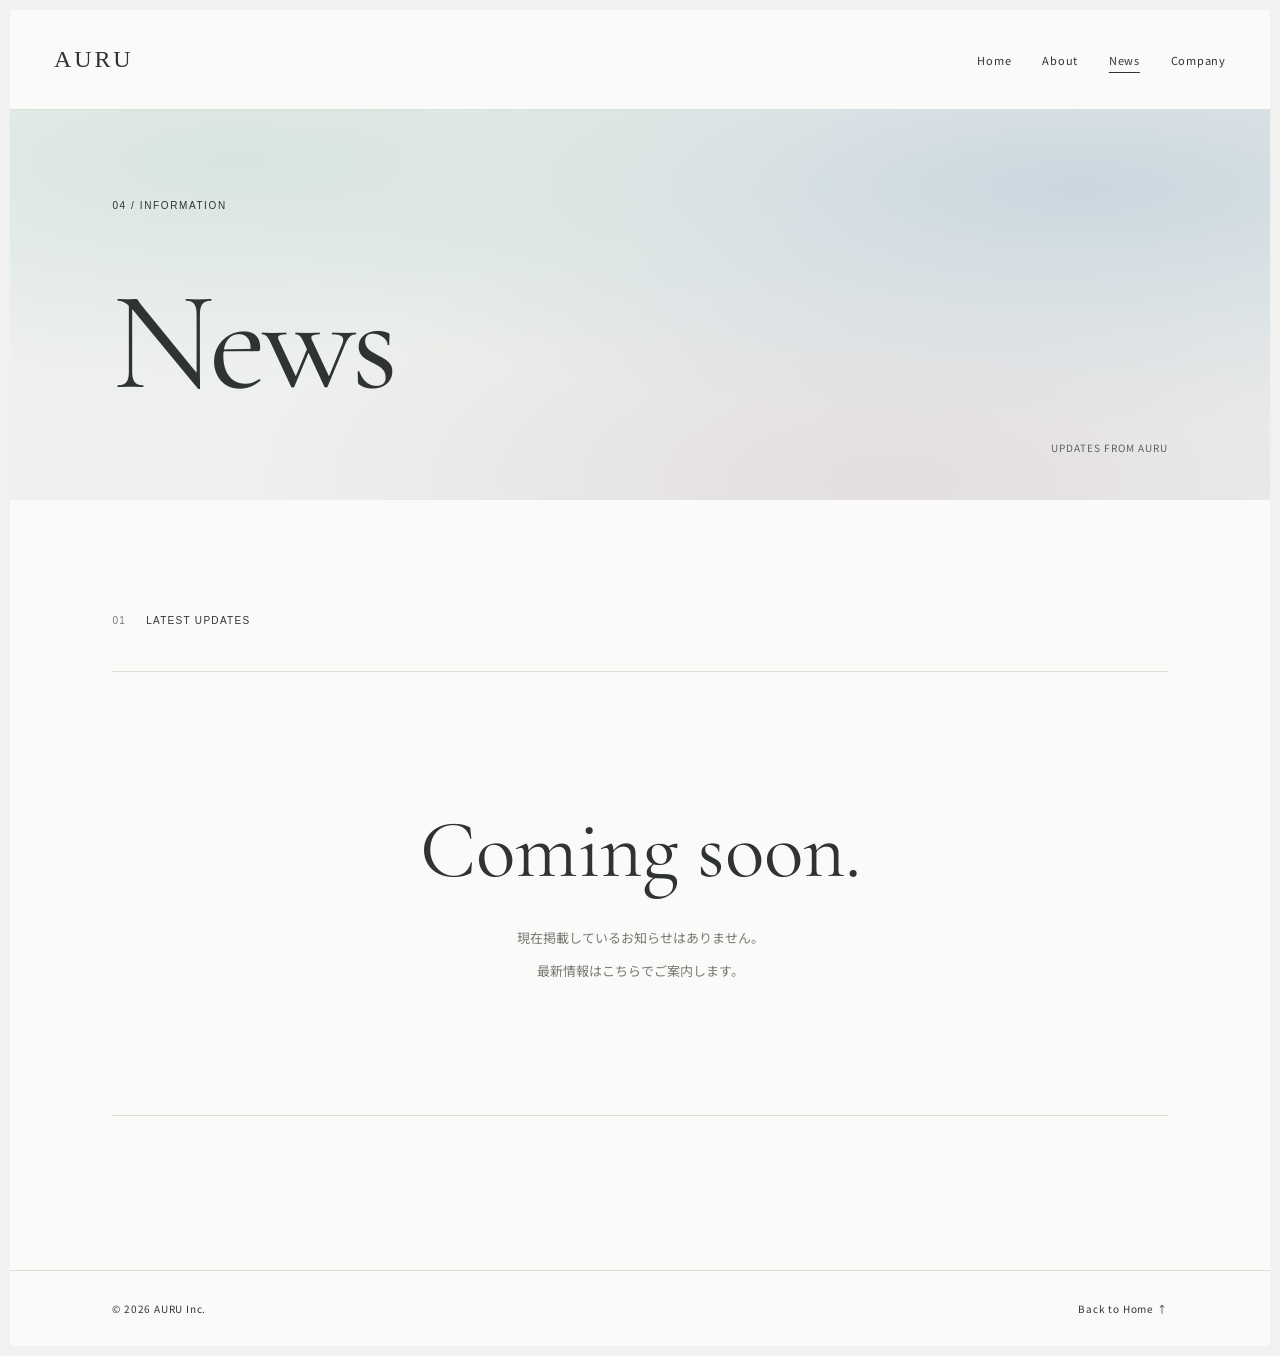
<file: news/index.html>
<!doctype html>
<html lang="ja">
<head>
  <meta charset="utf-8">
  <meta name="viewport" content="width=device-width, initial-scale=1">
  <meta name="theme-color" content="#fafbf9">
  <meta name="description" content="株式会社AURU（アウル）からのお知らせ。ファッションブランドSiuやプラットフォームFiloなどの最新情報をご案内します。">
  <title>News｜お知らせ｜株式会社AURU</title>
  <link rel="canonical" href="https://auru.co.jp/news/">
  <link rel="icon" type="image/png" href="../assets/images/favicon.png">
  <link rel="stylesheet" href="../assets/css/common.css">
  <link rel="stylesheet" href="../assets/css/news.css">
</head>
<body>
  <div class="site">
    <header class="site-header">
      <a class="brand" href="../index.html" aria-label="AURU トップページ">AURU</a>
      <nav class="site-nav" aria-label="メインメニュー">
        <a href="../">Home</a>
        <a href="../about/">About</a>
        <a href="./" aria-current="page">News</a>
        <a href="../company/">Company</a>
      </nav>
    </header>
    <main>
      <section class="page-hero" aria-labelledby="page-title">
        <span class="eyebrow">04 / Information</span>
        <h1 class="page-title" id="page-title">News</h1>
        <span class="hero-foot">UPDATES FROM AURU</span>
      </section>
      <section class="content" aria-label="お知らせ一覧">
        <div class="section-head"><span class="number">01</span><span>Latest Updates</span></div>
        <div class="empty-state">
          <h2>Coming soon.</h2>
          <p>現在掲載しているお知らせはありません。<br>最新情報はこちらでご案内します。</p>
        </div>
        <!-- 最初の記事を公開する際は、この表示をニュース一覧に変更してください。 -->
      </section>
    </main>
    <footer class="site-footer">
      <span>© 2026 AURU Inc.</span>
      <a href="../index.html">Back to Home ↑</a>
    </footer>
  </div>
</body>
</html>
</file>
<file: assets/css/common.css>
/* ======================================================
   AURU / COMMON
   HOME・ABOUT・COMPANY・NEWS 共通の基本設定
   ※ ページ専用CSSより先に読み込む
====================================================== */

@import url('https://fonts.googleapis.com/css2?family=Cormorant+Garamond:wght@400;500&family=Noto+Sans+JP:wght@300;400;500&display=swap');

:root {
  --paper: #fafbf9;
  --outer: #f1f2f0;
  --ink: #303431;
  --muted: #757a75;
  --line: #dcded9;
  --serif: 'Cormorant Garamond', Georgia, serif;
  --sans: 'Noto Sans JP', sans-serif;
}

/* Base */
* { box-sizing: border-box; }
html { scroll-behavior: smooth; }
body {
  margin: 0;
  padding: 10px;
  background: var(--outer);
  color: var(--ink);
  font-family: var(--sans);
  font-weight: 400;
  -webkit-font-smoothing: antialiased;
}
a { color: inherit; text-decoration: none; }
a:hover { opacity: .62; }
a:focus-visible { outline: 2px solid var(--ink); outline-offset: 5px; }
.site { min-height: calc(100svh - 20px); background: var(--paper); }

/* Shared header */
.site-header {
  height: 100px;
  padding: 0 clamp(22px, 3.5vw, 44px);
  display: flex;
  justify-content: space-between;
  align-items: center;
  border-bottom: 1px solid var(--line);
}
.brand {
  font-family: Optima, 'Palatino Linotype', Georgia, serif;
  font-weight: 400;
  letter-spacing: .12em;
  font-size: 24px;
}
.site-nav {
  display: flex;
  align-items: center;
  gap: clamp(12px, 2.4vw, 34px);
}
.site-nav a { font-size: 11px; letter-spacing: .07em; }
.site-nav a[aria-current='page'] {
  text-decoration: underline;
  text-underline-offset: 7px;
}

/* Shared inner-page title */
.page-hero {
  position: relative;
  overflow: hidden;
  min-height: 390px;
  display: flex;
  flex-direction: column;
  justify-content: space-between;
  padding: clamp(60px, 7vw, 105px) clamp(28px, 8vw, 150px) 45px;
  background:
    radial-gradient(ellipse at 18% 13%, #d8e5df 0, transparent 44%),
    radial-gradient(ellipse at 85% 20%, #cad7df 0, transparent 55%),
    radial-gradient(ellipse at 70% 95%, #e3dddf 0, transparent 50%),
    #eef0ed;
}
.eyebrow {
  font-family: Arial, sans-serif;
  font-size: 10px;
  font-weight: 400;
  letter-spacing: .16em;
  text-transform: uppercase;
}
.page-title {
  font-family: var(--serif);
  font-size: clamp(76px, 11vw, 154px);
  font-weight: 400;
  letter-spacing: -.035em;
  line-height: .95;
  margin: 35px 0 0;
}
.hero-foot {
  align-self: flex-end;
  font-size: 10px;
  letter-spacing: .1em;
  color: #59635e;
}

/* Shared inner-page layout */
.content {
  padding: clamp(75px, 9vw, 145px) clamp(28px, 8vw, 150px)
           clamp(100px, 12vw, 170px);
}
.section-head {
  display: flex;
  align-items: center;
  gap: 20px;
  font-family: Arial, sans-serif;
  font-size: 10px;
  letter-spacing: .13em;
  text-transform: uppercase;
  margin-bottom: 45px;
}
.section-head .number { color: var(--muted); }

/* Shared footer */
.site-footer {
  padding: 30px clamp(28px, 8vw, 150px);
  border-top: 1px solid var(--line);
  display: flex;
  justify-content: space-between;
  align-items: center;
  font-size: 10px;
  letter-spacing: .08em;
}

/* Mobile */
@media (max-width: 700px) {
  body { padding: 6px; }
  .site-header { min-height: 78px; height: auto; padding: 20px 18px; gap: 18px; }
  .brand { font-size: 20px; }
  .site-nav { gap: 13px; flex-wrap: wrap; justify-content: flex-end; }
  .site-nav a { font-size: 10px; }
  .page-hero { min-height: 300px; padding: 63px 24px 32px; }
  .page-title { font-size: clamp(66px, 17vw, 100px); }
  .content { padding: 78px 24px 105px; }
  .site-footer { padding: 28px 24px; }
}

@media (prefers-reduced-motion: reduce) {
  html { scroll-behavior: auto; }
}
</file>
<file: assets/css/home.css>
/* =========================================================
   AURU | HOME
   Shared header/footer styles are defined in common.css.
   This stylesheet only contains styles used by the HOME page.
   ========================================================= */

/* 01. Typography */
@font-face {
  font-family: "AURU Optima";
  src: local("OptimaLTPro-Roman"),
       local("Optima LT Pro Roman"),
       local("Optima LT Pro");
  font-weight: 400;
  font-display: swap;
}

/* 02. Hero */
.home-hero {
  position: relative;
  display: grid;
  place-items: center;
  min-height: max(590px, calc(100svh - 120px));
  overflow: hidden;
  isolation: isolate;
  background: #afc7c5;
}

.home-hero::before {
  content: "";
  position: absolute;
  inset: -12%;
  z-index: -1;
  background:
    radial-gradient(ellipse at 13% 16%, #abd6ce 0%, transparent 48%),
    radial-gradient(ellipse at 79% 15%, #577b9c 0%, transparent 50%),
    radial-gradient(ellipse at 62% 64%, #b1abcb 0%, transparent 43%),
    radial-gradient(ellipse at 8% 86%, #89b6a5 0%, transparent 48%),
    radial-gradient(ellipse at 98% 96%, #afcca4 0%, transparent 43%);
  filter: blur(35px);
}

.home-hero__inner {
  text-align: center;
}

.home-hero h1 {
  margin: 0;
  padding-left: .18em;
  font-family: "AURU Optima", Optima, "Palatino Linotype", serif;
  font-size: clamp(70px, 12vw, 190px);
  font-weight: 400;
  letter-spacing: .18em;
  line-height: 1;
}

.home-hero__category {
  margin: 32px 0 0;
  font: 400 12px Arial, sans-serif;
  letter-spacing: .25em;
}

.home-hero__tagline {
  margin: 12px 0 0;
  font: 400 10px Arial, sans-serif;
  letter-spacing: .22em;
  opacity: .7;
}

.home-hero__scroll {
  position: absolute;
  right: clamp(28px, 8vw, 150px);
  bottom: 35px;
  font: 400 9px Arial, sans-serif;
  letter-spacing: .16em;
}

/* 03. About */
.home-section {
  padding: clamp(95px, 11vw, 155px) clamp(28px, 8vw, 150px);
}

.home-section__meta {
  margin-bottom: 65px;
  font: 400 10px Arial, sans-serif;
  letter-spacing: .16em;
}

.home-about {
  background: var(--paper, #fafbf9);
}

.home-about__grid {
  display: grid;
  grid-template-columns: minmax(0, 1fr) minmax(0, 1fr);
  gap: clamp(50px, 8vw, 120px);
  align-items: start;
}

.home-about h2 {
  margin: 0;
  font-size: clamp(35px, 4.8vw, 76px);
  font-weight: 300;
  letter-spacing: .06em;
  line-height: 1.5;
}

.home-about__detail {
  max-width: 500px;
}

.home-about__detail p {
  margin: 0 0 36px;
  font-size: clamp(13px, 1.15vw, 15px);
  letter-spacing: .04em;
  line-height: 2.6;
}
.home-about__detail .home-about__company {
  margin-bottom: 28px;
  color: #555d57;
  font-size: 12px;
  line-height: 2.4;
}
.home-text-link {
  display: inline-flex;
  justify-content: space-between;
  align-items: center;
  gap: 22px;
  padding-bottom: 7px;
  border-bottom: 1px solid currentColor;
  font-size: 12px;
  letter-spacing: .07em;
}

/* 04. Projects: section */
.home-projects {
  padding: clamp(90px, 12vw, 150px) clamp(26px, 8vw, 90px);
  background: #f7f7f4;
}

.home-projects__head {
  display: flex;
  justify-content: space-between;
  align-items: end;
  gap: 30px;
  margin-bottom: 40px;
}

.home-projects__label {
  color: #6d726d;
  font-size: 10px;
  letter-spacing: .14em;
  text-transform: uppercase;
}

.home-projects__title {
  margin: 0;
  font-family: "Cormorant Garamond", Georgia, serif;
  font-size: clamp(42px, 5vw, 68px);
  font-weight: 400;
  line-height: 1;
}

.project-split {
  display: grid;
  grid-template-columns: repeat(2, minmax(0, 1fr));
  overflow: hidden;
  border-radius: 18px;
}

/* 05. Projects: card layout */
.project-panel {
  min-width: 0;
  min-height: 560px;
}

.project-panel--siu {
  background: #bcc7c9;
  color: #232624;
}

.project-panel--filo {
  background: #172338;
  color: #f7f6f3;
}

.project-panel__inner {
  box-sizing: border-box;
  display: grid;
  grid-template-rows: auto minmax(0, 1fr) auto;
  height: 100%;
  min-height: 560px;
  padding: clamp(32px, 4vw, 48px);
}

.project-panel__eyebrow {
  font-size: 10px;
  letter-spacing: .14em;
  text-transform: uppercase;
  opacity: .85;
}

/* Both cards use the same fixed logo row and description row. */
.project-panel__main {
  display: grid;
  grid-template-rows: 170px auto;
  align-content: center;
  gap: 24px;
  min-width: 0;
}

/* Both assets are trimmed to nearly identical aspect ratios. */
.project-logo-slot {
  display: flex;
  align-items: center;
  justify-content: flex-start;
  width: 100%;
  height: 170px;
  min-width: 0;
}

.project-logo-slot img {
  display: block;
  height: auto;
  max-width: 100%;
  max-height: none;
  object-fit: contain;
  transform: none;
}

/* Keep equal dimensions for the optically cropped logos. */
.project-logo-slot .project-panel__logo--siu,
.project-logo-slot .project-panel__logo--filo {
  width: min(245px, 100%);
}

.project-panel__description {
  margin: 0;
  font-size: 17px;
  line-height: 1.9;
  letter-spacing: .03em;
}

.project-panel__links {
  display: flex;
  flex-wrap: wrap;
  align-items: center;
  gap: 14px 28px;
}

.project-panel__link,
.project-panel__soon {
  font-size: 12px;
  letter-spacing: .08em;
}

.project-panel__link {
  color: inherit;
  text-decoration: underline;
  text-underline-offset: 6px;
}

.project-panel__soon {
  opacity: .82;
}

/* 06. Footer */
.home-footer {
  gap: 20px;
}

.home-footer a {
  white-space: nowrap;
}

/* 07. Responsive */
@media (max-width: 760px) {
  .home-projects__head {
    flex-direction: column;
    align-items: flex-start;
    gap: 20px;
    margin-bottom: 28px;
  }

  .project-split {
    grid-template-columns: 1fr;
  }

  .project-panel,
  .project-panel__inner {
    min-height: 380px;
  }

  .project-panel__inner {
    padding: 28px 24px;
  }

  .project-panel__main {
    grid-template-rows: 130px auto;
    gap: 18px;
  }

  .project-logo-slot {
    height: 130px;
  }

  .project-logo-slot .project-panel__logo--siu,
  .project-logo-slot .project-panel__logo--filo {
    width: min(210px, 100%);
  }

  .project-panel__description {
    font-size: 15px;
  }
}

@media (max-width: 700px) {
  .home-hero {
    min-height: calc(100svh - 100px);
  }

  .home-hero h1 {
    padding-left: .13em;
    font-size: 19vw;
    letter-spacing: .13em;
  }

  .home-section {
    padding: 85px 24px;
  }

  .home-section__meta {
    margin-bottom: 42px;
  }

  .home-about__grid {
    grid-template-columns: 1fr;
    gap: 38px;
  }

  .home-about__detail p {
    margin-bottom: 28px;
  }

  .home-footer {
    flex-wrap: wrap;
  }
}

@media (prefers-reduced-motion: reduce) {
  html {
    scroll-behavior: auto;
  }
}
</file>
<file: assets/css/about.css>
/* ABOUT専用CSS：共通デザインはsubpages.cssを使用 */
.about-content { padding-top: clamp(95px, 11vw, 165px); }
.about-philosophy { max-width: 1120px; }
.about-philosophy > h2 { margin: 0 0 clamp(55px, 6vw, 95px); font-weight: 300; font-size: clamp(43px, 6vw, 90px); line-height: 1.5; letter-spacing: .06em; }

.about-philosophy__body {
  margin-left: 0;
  max-width: 670px;
}
.about-philosophy__body p { margin: 0 0 34px; font-size: 14px; line-height: 2.8; letter-spacing: .035em; }
.about-philosophy__body p:last-child { margin-bottom: 0; }
.about-directions, .about-values { margin-top: clamp(120px, 13vw, 190px); }
.about-directions__grid { display: grid; grid-template-columns: repeat(2, minmax(0, 1fr)); gap: clamp(45px, 8vw, 125px); }
.about-directions__grid article, .about-values__grid article { border-top: 1px solid var(--line); padding-top: 32px; }
.about-small-label { font: 400 10px Arial, sans-serif; color: var(--muted); letter-spacing: .14em; }
.about-directions h3 { margin: 40px 0 23px; font-weight: 400; font-size: clamp(25px, 3vw, 42px); line-height: 1.8; letter-spacing: .035em; }
.about-directions p { font-size: 14px; line-height: 2.6; margin: 0; }
.about-values__grid { display: grid; grid-template-columns: repeat(3, minmax(0, 1fr)); gap: clamp(22px, 4vw, 65px); }
.about-values h3 { margin: 38px 0 20px; font-size: clamp(19px, 2vw, 26px); font-family: var(--serif); font-weight: 400; }
.about-values p { margin: 0; font-size: 13px; line-height: 2.5; }
.about-end { margin-top: 130px; text-align: right; }
.about-end a { display: inline-flex; gap: 42px; padding: 0 0 10px; font-family: var(--serif); font-size: clamp(24px, 3.1vw, 40px); border-bottom: 1px solid currentColor; }
@media (max-width: 700px) {
  .about-philosophy > h2 { margin-bottom: 45px; }
  .about-philosophy__body { margin-left: 0; }
  .about-philosophy__body p { font-size: 13px; }
  .about-directions__grid, .about-values__grid { grid-template-columns: 1fr; gap: 40px; }
  .about-directions, .about-values { margin-top: 100px; }
  .about-directions h3, .about-values h3 { margin-top: 25px; }
  .about-end { margin-top: 90px; text-align: left; }
}
</file>
<file: assets/css/company.css>
/* ======================================================
   AURU / COMPANY
   company/index.html 専用のスタイル
   ※ common.css の後に読み込む
====================================================== */

/* Company introduction */
.intro {
  display: grid;
  grid-template-columns: .9fr 1.1fr;
  gap: clamp(35px, 8vw, 120px);
  margin-bottom: 110px;
}
.intro h2 {
  margin: 0;
  font-weight: 300;
  font-size: clamp(28px, 3.2vw, 46px);
  line-height: 1.8;
  letter-spacing: .04em;
}
.intro p {
  margin: 0;
  max-width: 550px;
  line-height: 2.7;
  font-size: 14px;
  letter-spacing: .03em;
}

/* Sections */
.rule-section {
  border-top: 1px solid var(--line);
  padding-top: 43px;
  margin-top: 80px;
}
.rule-section h2 {
  margin: 0 0 38px;
  font-family: var(--serif);
  font-size: clamp(45px, 5vw, 72px);
  font-weight: 400;
}

/* Profile */
.data-table { margin: 0; }
.data-table > div {
  display: grid;
  grid-template-columns: 1fr 1fr;
  gap: 24px;
  padding: 27px 0;
  border-bottom: 1px solid var(--line);
  font-size: 13px;
  line-height: 2;
}
.data-table dt { color: var(--muted); }
.data-table dd { margin: 0; }

/* Projects */
.projects {
  display: grid;
  grid-template-columns: 1fr 1fr;
  gap: clamp(25px, 5vw, 80px);
}
.project { padding-top: 18px; border-top: 1px solid var(--line); }
.project h3 {
  font-family: var(--serif);
  font-size: 55px;
  font-weight: 400;
  margin: 0 0 9px;
}
.project p { font-size: 13px; line-height: 2.3; max-width: 410px; }
.project a {
  display: inline-block;
  border-bottom: 1px solid currentColor;
  padding-bottom: 5px;
  font-size: 11px;
  letter-spacing: .05em;
}
.project-links {
  display: flex;
  align-items: center;
  flex-wrap: wrap;
  gap: 14px 30px;
  margin-top: 25px;
}
.project-links .coming-soon {
  font-size: 11px;
  letter-spacing: .05em;
  color: var(--muted);
}

/* Mobile */
@media (max-width: 700px) {
  .intro, .projects { grid-template-columns: 1fr; gap: 32px; }
  .intro { margin-bottom: 75px; }
  .rule-section { margin-top: 60px; }
  .data-table > div { grid-template-columns: 95px 1fr; gap: 12px; font-size: 12px; }
}
</file>
<file: assets/css/news.css>
/* ======================================================
   AURU / NEWS
   news/index.html 専用のスタイル
   ※ common.css の後に読み込む
====================================================== */

/* Empty News placeholder */
.empty-state {
  border-top: 1px solid var(--line);
  border-bottom: 1px solid var(--line);
  padding: clamp(65px, 10vw, 135px) 0;
  text-align: center;
}
.empty-state h2 {
  margin: 0 0 22px;
  font-family: var(--serif);
  font-weight: 400;
  font-size: clamp(48px, 7vw, 82px);
}
.empty-state p {
  margin: 0;
  font-size: 13px;
  line-height: 2.5;
  color: var(--muted);
}

/* News list: available for future articles */
.news-list {
  list-style: none;
  margin: 0;
  padding: 0;
  border-top: 1px solid var(--line);
}
.news-list li {
  display: grid;
  grid-template-columns: 120px 1fr;
  gap: 30px;
  padding: 30px 0;
  border-bottom: 1px solid var(--line);
  font-size: 13px;
}
.news-list time { color: var(--muted); font-size: 11px; }

/* Mobile */
@media (max-width: 700px) {
  .news-list li { grid-template-columns: 1fr; gap: 10px; }
}
</file>
